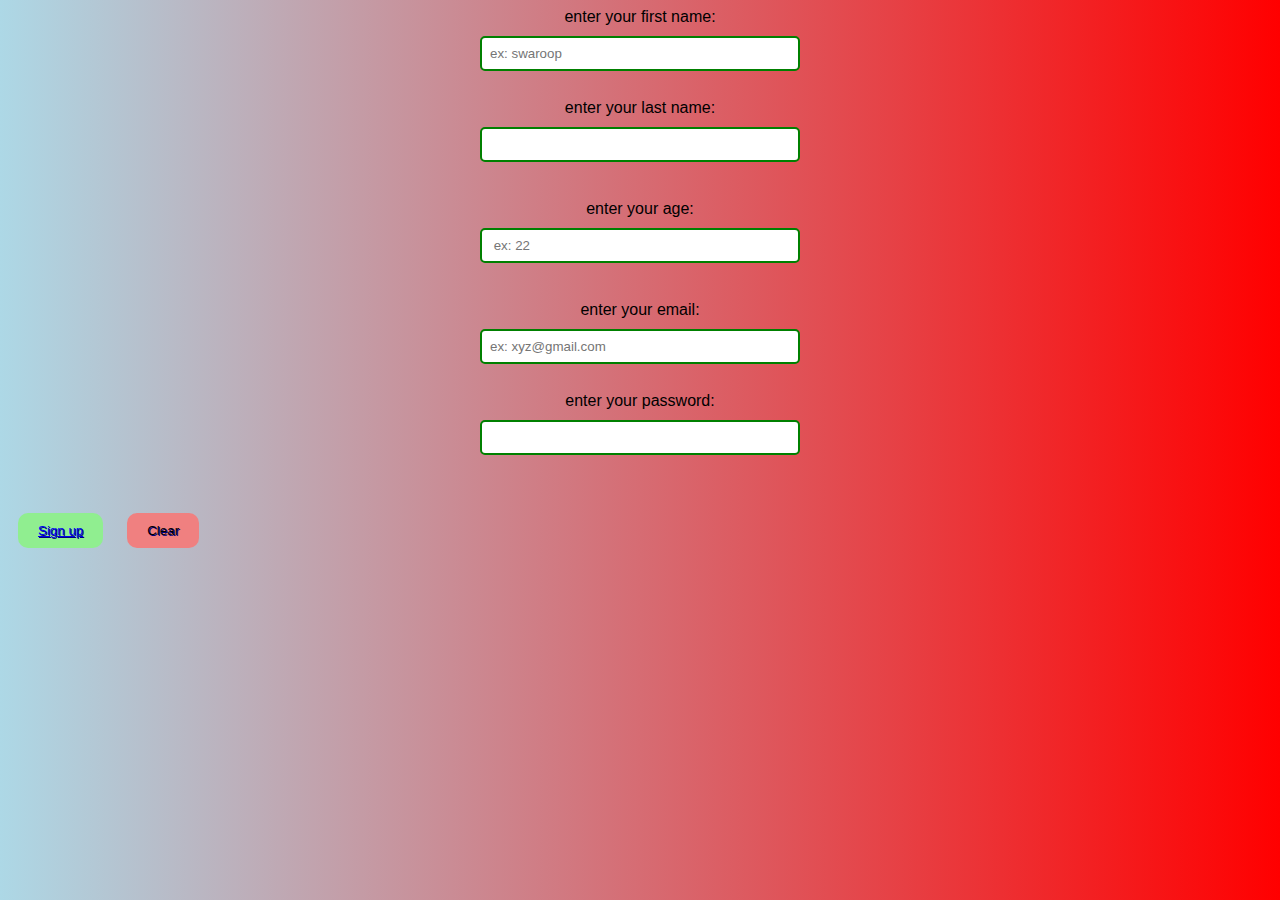
<file: index.html>
<!DOCTYPE html>

<html>
<head>
  <meta http-equiv="CONTENT-TYPE" content="text/html; charset=UTF-8">
  <title>signup page</title>
  <link rel="stylesheet" href="signup.css">
 
  
</head>

<body class = "bg">
  
  <form action="signin.html" method="post">
    
    <div class = "fsls">
    <label for="firstname">enter your first name: </label>
    <input type="text" name="username1" Id="firstname" placeholder="ex: swaroop" required>
    
    <br>
     
    <label for="lastname">enter your last name: </label>
    <input type="text" name="username2" Id="lastname" required>
      </div>
    <br>
    
    <div class = "age"> <label for="age">enter your age: </label>
    <input type="number" name="userage" Id="age" placeholder= " ex: 22" required>
    </div>
    <br>
    
    <div class = "mlps"> <label for="email">enter your email: </label> 
    <input type="email" name="mail" Id="email" placeholder="ex: xyz@gmail.com" required>
    
    <br>
    
    <label for="pass">enter your password: </label>
    <input type="password" name="password" id="pass" required>
    <br>
    </div>
    
    <div class ="but">
    <button class = "sub" type="submit"><a href="signin.html" >Sign up</a></button>
    <button class= "clr" type="reset">Clear</button>
    </div>
  </form>
</body>
</html>
</file>
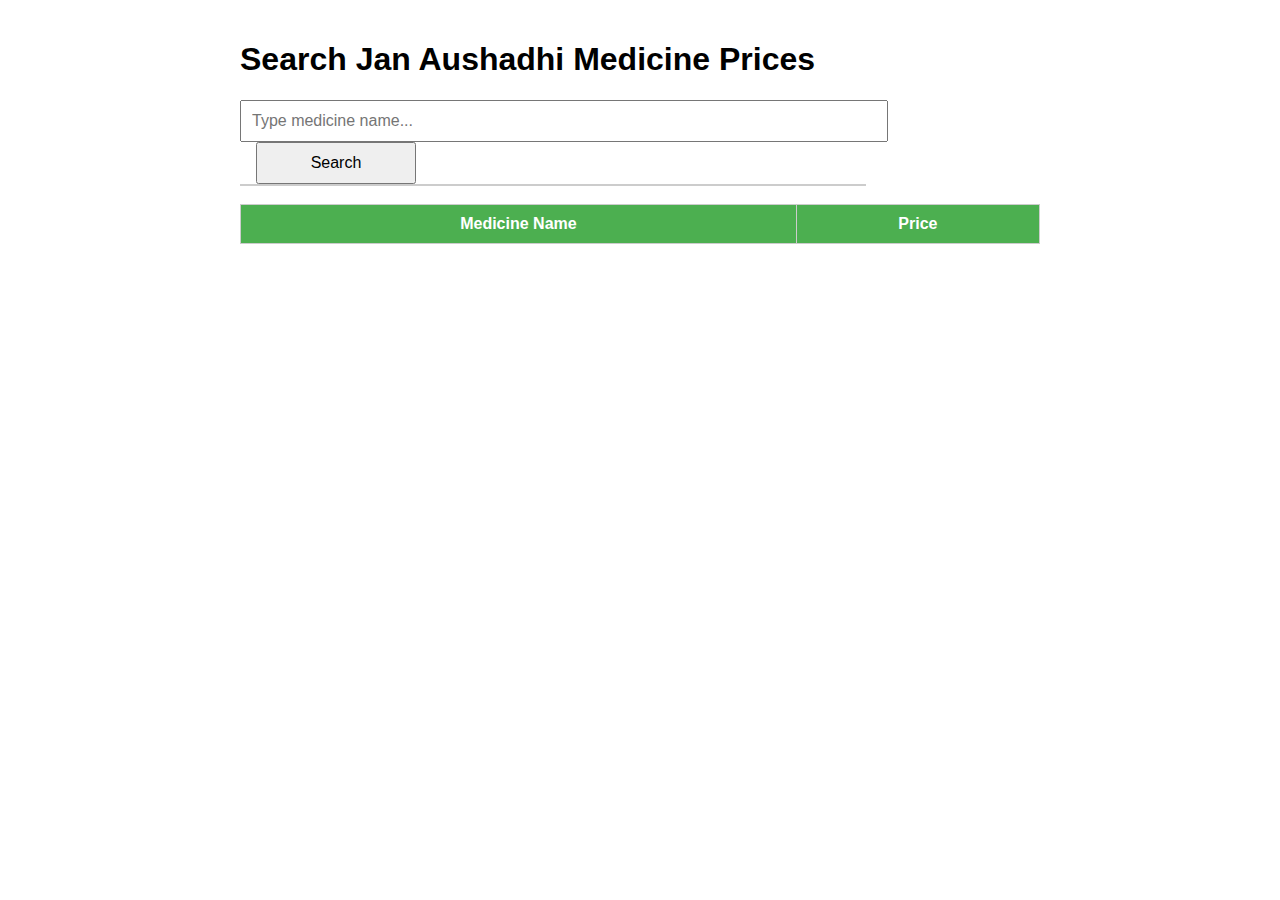
<file: janaushadhi.html>
<!DOCTYPE html>
<html lang="en">
<head>
  <meta charset="UTF-8">
  <title>Jan Aushadhi Medicine Price Search</title>
  <style>
    body {
      font-family: Arial, sans-serif;
      max-width: 800px;
      margin: auto;
      padding: 20px;
    }

    input, button {
      padding: 10px;
      font-size: 16px;
    }

    input {
      width: 78%;
    }

    button {
      width: 20%;
      margin-left: 2%;
    }

    .suggestions {
      position: absolute;
      background-color: #fff;
      border: 1px solid #ccc;
      width: 78%;
      max-height: 150px;
      overflow-y: auto;
      z-index: 100;
    }

    .suggestions div {
      padding: 10px;
      cursor: pointer;
    }

    .suggestions div:hover {
      background-color: #eee;
    }

    table {
      width: 100%;
      border-collapse: collapse;
      margin-top: 20px;
    }

    th, td {
      border: 1px solid #ccc;
      padding: 10px;
    }

    th {
      background-color: #4CAF50;
      color: white;
    }
  </style>
</head>
<body>

<h1>Search Jan Aushadhi Medicine Prices</h1>
<div style="position: relative;">
  <input type="text" id="searchBox" placeholder="Type medicine name...">
  <button id="searchBtn">Search</button>
  <div class="suggestions" id="suggestions"></div>
</div>

<table>
  <thead>
    <tr>
      <th>Medicine Name</th>
      <th>Price</th>
    </tr>
  </thead>
  <tbody id="results"></tbody>
</table>

<script>
  let medicines = [];

  fetch('file.json')
    .then(response => {
      if (!response.ok) throw new Error('Failed to load JSON');
      return response.json();
    })
    .then(data => {
      console.log("Medicines loaded:", data);  // Debug log
      medicines = data;

      const searchBox = document.getElementById('searchBox');
      const searchBtn = document.getElementById('searchBtn');
      const suggestions = document.getElementById('suggestions');
      const resultsTable = document.getElementById('results');

      // Suggestion dropdown
      searchBox.addEventListener('input', () => {
        const query = searchBox.value.toLowerCase();
        suggestions.innerHTML = '';
        if (!query) return;

        const matched = medicines.filter(m => m.name.toLowerCase().includes(query)).slice(0, 10);
        matched.forEach(med => {
          const div = document.createElement('div');
          div.textContent = med.name;
          div.onclick = () => {
            searchBox.value = med.name;
            suggestions.innerHTML = '';
          };
          suggestions.appendChild(div);
        });
      });

      // Search function
      function performSearch() {
        const query = searchBox.value.toLowerCase();
        const filtered = medicines.filter(m => m.name.toLowerCase().includes(query));
        resultsTable.innerHTML = '';

        if (filtered.length === 0) {
          resultsTable.innerHTML = '<tr><td colspan="2">No medicines found.</td></tr>';
          return;
        }

        filtered.forEach(med => {
          const row = document.createElement('tr');
          row.innerHTML = `<td>${med.name}</td><td>${med.price}</td>`;
          resultsTable.appendChild(row);
        });

        suggestions.innerHTML = '';
      }

      searchBtn.addEventListener('click', performSearch);
    })
    .catch(err => {
      console.error('Error loading medicine data:', err);
      document.getElementById('results').innerHTML = '<tr><td colspan="2">Failed to load data.</td></tr>';
    });
</script>

</body>
</html>
</file>
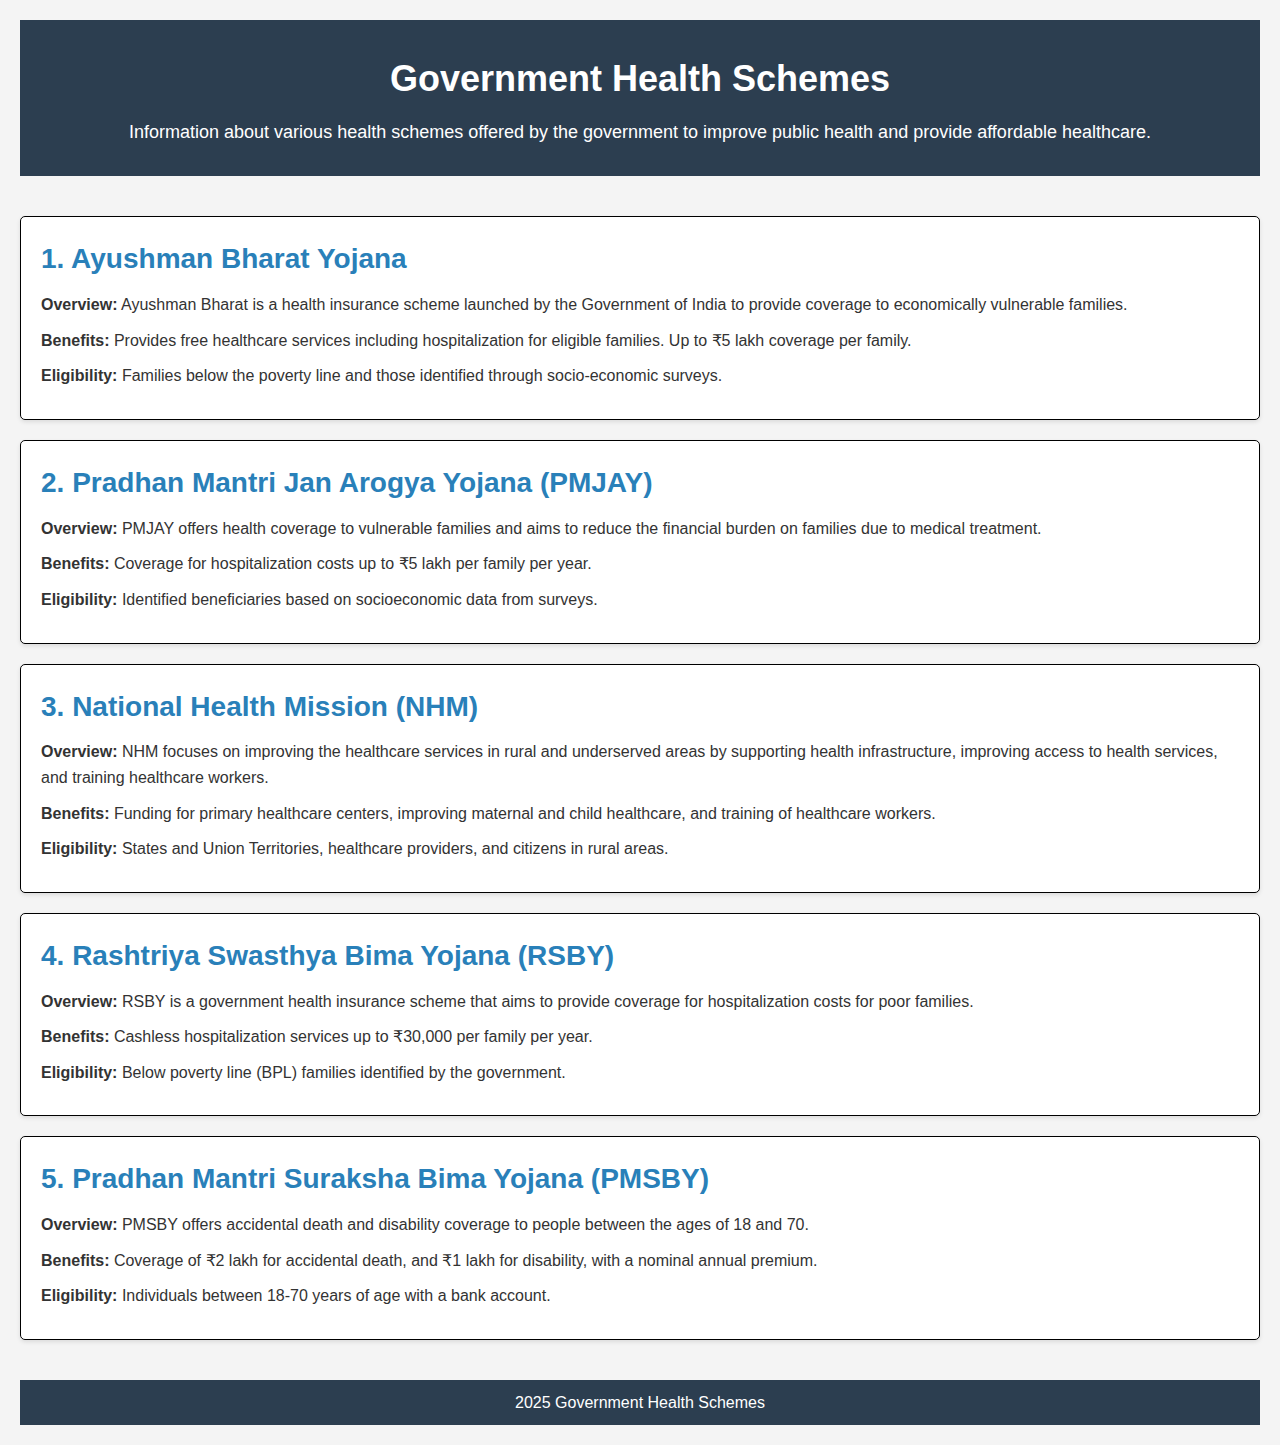
<file: ms_govt_schemes.html>
<!DOCTYPE html>
<html lang="en">
<head>
  <meta charset="UTF-8">
  <meta name="viewport" content="width=device-width, initial-scale=1.0">
  <title>Government Health Schemes</title>
  <link rel="stylesheet" href="govt_scheme.css">
</head>
<body>

  <header>
    <h1>Government Health Schemes</h1>
    <p>Information about various health schemes offered by the government to improve public health and provide affordable healthcare.</p>
  </header>

  <section class="schemes">
    <div class="scheme">
      <h2>1. Ayushman Bharat Yojana</h2>
      <p><strong>Overview:</strong> Ayushman Bharat is a health insurance scheme launched by the Government of India to provide coverage to economically vulnerable families.</p>
      <p><strong>Benefits:</strong> Provides free healthcare services including hospitalization for eligible families. Up to ₹5 lakh coverage per family.</p>
      <p><strong>Eligibility:</strong> Families below the poverty line and those identified through socio-economic surveys.</p>
    </div>

    <div class="scheme">
      <h2>2. Pradhan Mantri Jan Arogya Yojana (PMJAY)</h2>
      <p><strong>Overview:</strong> PMJAY offers health coverage to vulnerable families and aims to reduce the financial burden on families due to medical treatment.</p>
      <p><strong>Benefits:</strong> Coverage for hospitalization costs up to ₹5 lakh per family per year.</p>
      <p><strong>Eligibility:</strong> Identified beneficiaries based on socioeconomic data from surveys.</p>
    </div>

    <div class="scheme">
      <h2>3. National Health Mission (NHM)</h2>
      <p><strong>Overview:</strong> NHM focuses on improving the healthcare services in rural and underserved areas by supporting health infrastructure, improving access to health services, and training healthcare workers.</p>
      <p><strong>Benefits:</strong> Funding for primary healthcare centers, improving maternal and child healthcare, and training of healthcare workers.</p>
      <p><strong>Eligibility:</strong> States and Union Territories, healthcare providers, and citizens in rural areas.</p>
    </div>

    <div class="scheme">
      <h2>4. Rashtriya Swasthya Bima Yojana (RSBY)</h2>
      <p><strong>Overview:</strong> RSBY is a government health insurance scheme that aims to provide coverage for hospitalization costs for poor families.</p>
      <p><strong>Benefits:</strong> Cashless hospitalization services up to ₹30,000 per family per year.</p>
      <p><strong>Eligibility:</strong> Below poverty line (BPL) families identified by the government.</p>
    </div>

    <div class="scheme">
      <h2>5. Pradhan Mantri Suraksha Bima Yojana (PMSBY)</h2>
      <p><strong>Overview:</strong> PMSBY offers accidental death and disability coverage to people between the ages of 18 and 70.</p>
      <p><strong>Benefits:</strong> Coverage of ₹2 lakh for accidental death, and ₹1 lakh for disability, with a nominal annual premium.</p>
      <p><strong>Eligibility:</strong> Individuals between 18-70 years of age with a bank account.</p>
    </div>
  </section>

  <footer>
    <p> 2025 Government Health Schemes</p>
  </footer>

</body>
</html>
</file>
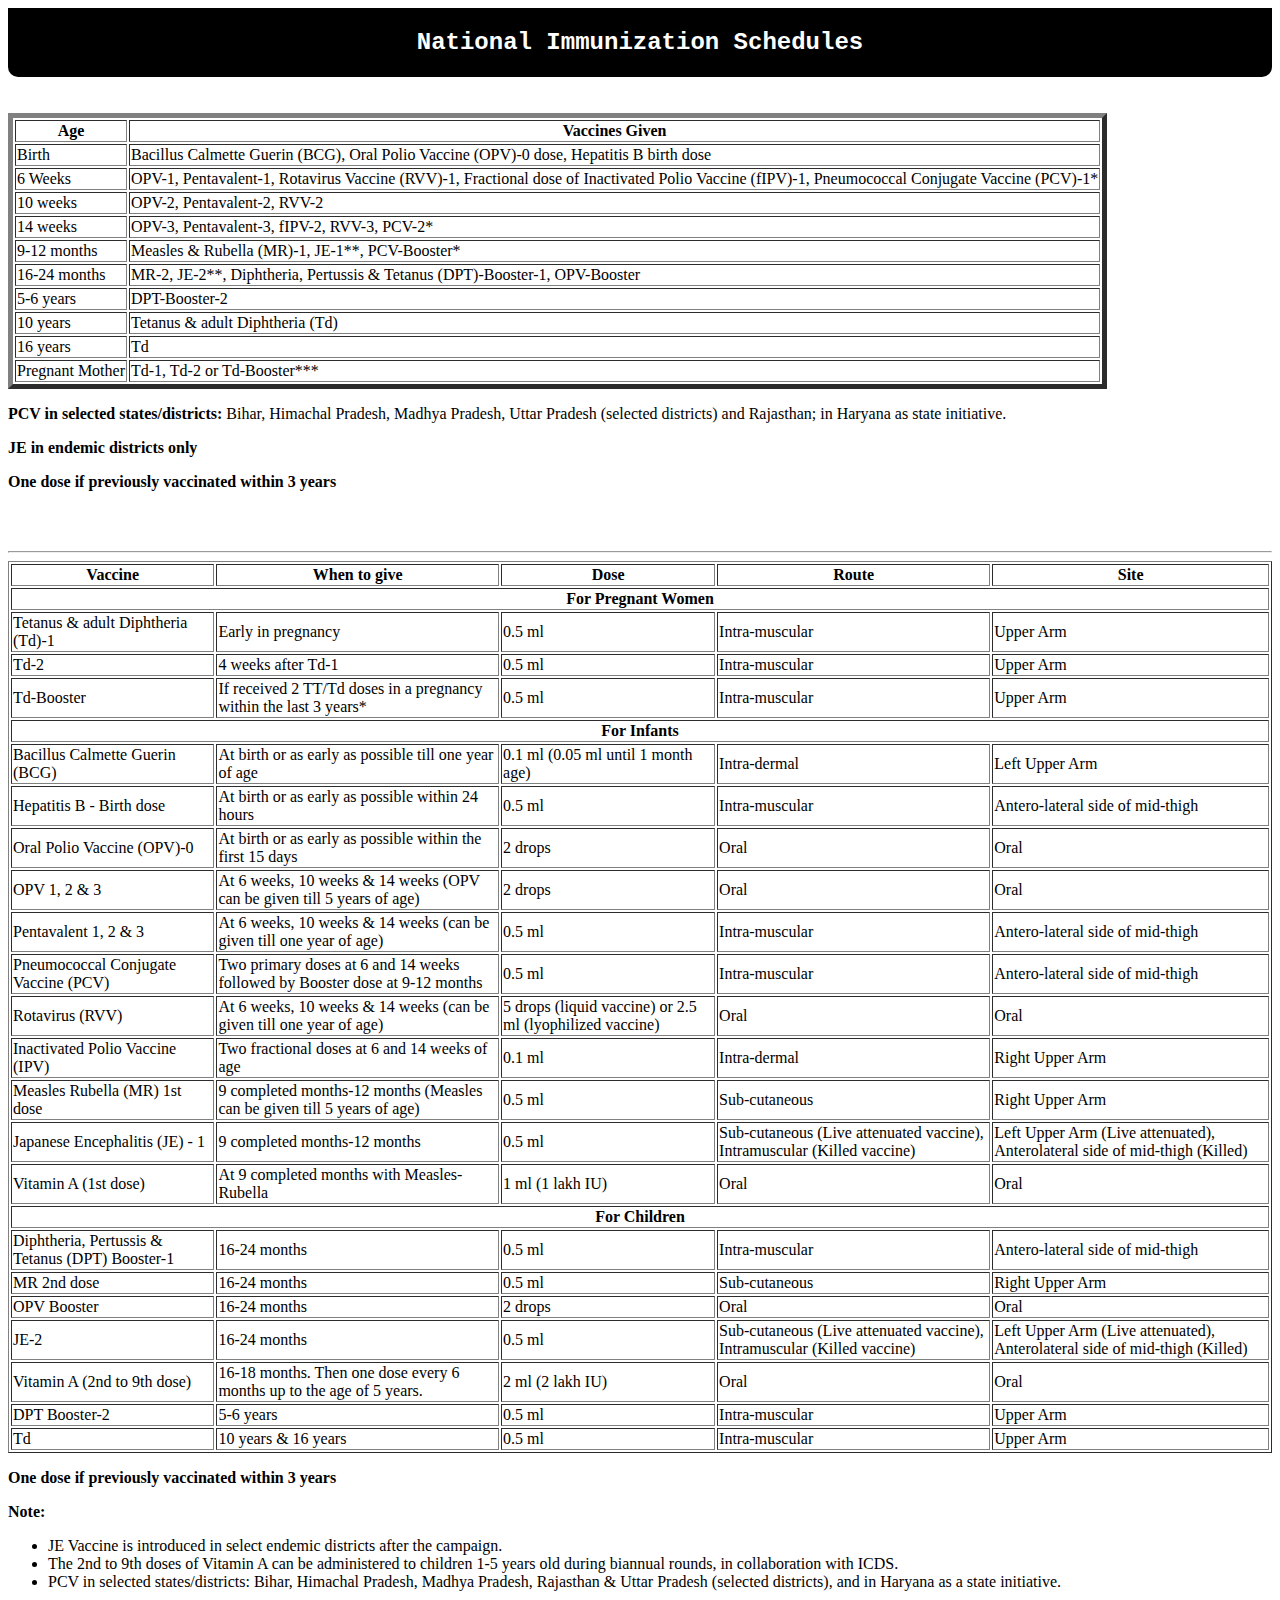
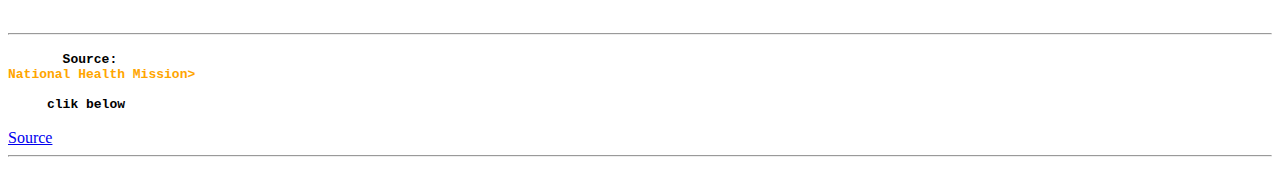
<file: ms_Indian-immunization-Schedules.html>
<!DOCTYPE html>
<html lang="en">
<head>
    <meta charset="UTF-8">
    <meta name="viewport" content="width=device-width, initial-scale=1.0">
    <title>Indian Immunization Schedule</title>
  <link rel= "stylesheet" href="stylesheet.css">
  </head>
<body>

  <div class="center"><h2>National Immunization Schedules<h2></div>
 <br><br>
<table border="5">
  <thead>
    <tr>
      <th>Age</th>
      <th>Vaccines Given</th>
    </tr>
  </thead>
  <tbody>
    <tr>
      <td>Birth</td>
      <td>Bacillus Calmette Guerin (BCG), Oral Polio Vaccine (OPV)-0 dose, Hepatitis B birth dose</td>
    </tr>
    <tr>
      <td>6 Weeks</td>
      <td>OPV-1, Pentavalent-1, Rotavirus Vaccine (RVV)-1, Fractional dose of Inactivated Polio Vaccine (fIPV)-1, Pneumococcal Conjugate Vaccine (PCV)-1*</td>
    </tr>
    <tr>
      <td>10 weeks</td>
      <td>OPV-2, Pentavalent-2, RVV-2</td>
    </tr>
    <tr>
      <td>14 weeks</td>
      <td>OPV-3, Pentavalent-3, fIPV-2, RVV-3, PCV-2*</td>
    </tr>
    <tr>
      <td>9-12 months</td>
      <td>Measles & Rubella (MR)-1, JE-1**, PCV-Booster*</td>
    </tr>
    <tr>
      <td>16-24 months</td>
      <td>MR-2, JE-2**, Diphtheria, Pertussis & Tetanus (DPT)-Booster-1, OPV-Booster</td>
    </tr>
    <tr>
      <td>5-6 years</td>
      <td>DPT-Booster-2</td>
    </tr>
    <tr>
      <td>10 years</td>
      <td>Tetanus & adult Diphtheria (Td)</td>
    </tr>
    <tr>
      <td>16 years</td>
      <td>Td</td>
    </tr>
    <tr>
      <td>Pregnant Mother</td>
      <td>Td-1, Td-2 or Td-Booster***</td>
    </tr>
  </tbody>
</table>

<p><strong> PCV in selected states/districts:</strong> Bihar, Himachal Pradesh, Madhya Pradesh, Uttar Pradesh (selected districts) and Rajasthan; in Haryana as state initiative.</p>

<p><strong> JE in endemic districts only</strong></p>

<p><strong> One dose if previously vaccinated within 3 years</strong></p>

<br><br>
<hr>

 <table border="1">
  <thead>
    <tr>
      <th>Vaccine</th>
      <th>When to give</th>
      <th>Dose</th>
      <th>Route</th>
      <th>Site</th>
    </tr>
  </thead>
  <tbody>
    <tr>
      <th colspan="5">For Pregnant Women</th>
    </tr>
    <tr>
      <td>Tetanus & adult Diphtheria (Td)-1</td>
      <td>Early in pregnancy</td>
      <td>0.5 ml</td>
      <td>Intra-muscular</td>
      <td>Upper Arm</td>
    </tr>
    <tr>
      <td>Td-2</td>
      <td>4 weeks after Td-1</td>
      <td>0.5 ml</td>
      <td>Intra-muscular</td>
      <td>Upper Arm</td>
    </tr>
    <tr>
      <td>Td-Booster</td>
      <td>If received 2 TT/Td doses in a pregnancy within the last 3 years*</td>
      <td>0.5 ml</td>
      <td>Intra-muscular</td>
      <td>Upper Arm</td>
    </tr>
    <tr>
      <th colspan="5">For Infants</th>
    </tr>
    <tr>
      <td>Bacillus Calmette Guerin (BCG)</td>
      <td>At birth or as early as possible till one year of age</td>
      <td>0.1 ml (0.05 ml until 1 month age)</td>
      <td>Intra-dermal</td>
      <td>Left Upper Arm</td>
    </tr>
    <tr>
      <td>Hepatitis B - Birth dose</td>
      <td>At birth or as early as possible within 24 hours</td>
      <td>0.5 ml</td>
      <td>Intra-muscular</td>
      <td>Antero-lateral side of mid-thigh</td>
    </tr>
    <tr>
      <td>Oral Polio Vaccine (OPV)-0</td>
      <td>At birth or as early as possible within the first 15 days</td>
      <td>2 drops</td>
      <td>Oral</td>
      <td>Oral</td>
    </tr>
    <tr>
      <td>OPV 1, 2 & 3</td>
      <td>At 6 weeks, 10 weeks & 14 weeks (OPV can be given till 5 years of age)</td>
      <td>2 drops</td>
      <td>Oral</td>
      <td>Oral</td>
    </tr>
    <tr>
      <td>Pentavalent 1, 2 & 3</td>
      <td>At 6 weeks, 10 weeks & 14 weeks (can be given till one year of age)</td>
      <td>0.5 ml</td>
      <td>Intra-muscular</td>
      <td>Antero-lateral side of mid-thigh</td>
    </tr>
    <tr>
      <td>Pneumococcal Conjugate Vaccine (PCV)</td>
      <td>Two primary doses at 6 and 14 weeks followed by Booster dose at 9-12 months</td>
      <td>0.5 ml</td>
      <td>Intra-muscular</td>
      <td>Antero-lateral side of mid-thigh</td>
    </tr>
    <tr>
      <td>Rotavirus (RVV)</td>
      <td>At 6 weeks, 10 weeks & 14 weeks (can be given till one year of age)</td>
      <td>5 drops (liquid vaccine) or 2.5 ml (lyophilized vaccine)</td>
      <td>Oral</td>
      <td>Oral</td>
    </tr>
    <tr>
      <td>Inactivated Polio Vaccine (IPV)</td>
      <td>Two fractional doses at 6 and 14 weeks of age</td>
      <td>0.1 ml</td>
      <td>Intra-dermal</td>
      <td>Right Upper Arm</td>
    </tr>
    <tr>
      <td>Measles Rubella (MR) 1st dose</td>
      <td>9 completed months-12 months (Measles can be given till 5 years of age)</td>
      <td>0.5 ml</td>
      <td>Sub-cutaneous</td>
      <td>Right Upper Arm</td>
    </tr>
    <tr>
      <td>Japanese Encephalitis (JE) - 1</td>
      <td>9 completed months-12 months</td>
      <td>0.5 ml</td>
      <td>Sub-cutaneous (Live attenuated vaccine), Intramuscular (Killed vaccine)</td>
      <td>Left Upper Arm (Live attenuated), Anterolateral side of mid-thigh (Killed)</td>
    </tr>
    <tr>
      <td>Vitamin A (1st dose)</td>
      <td>At 9 completed months with Measles-Rubella</td>
      <td>1 ml (1 lakh IU)</td>
      <td>Oral</td>
      <td>Oral</td>
    </tr>
    <tr>
      <th colspan="5">For Children</th>
    </tr>
    <tr>
      <td>Diphtheria, Pertussis & Tetanus (DPT) Booster-1</td>
      <td>16-24 months</td>
      <td>0.5 ml</td>
      <td>Intra-muscular</td>
      <td>Antero-lateral side of mid-thigh</td>
    </tr>
    <tr>
      <td>MR 2nd dose</td>
      <td>16-24 months</td>
      <td>0.5 ml</td>
      <td>Sub-cutaneous</td>
      <td>Right Upper Arm</td>
    </tr>
    <tr>
      <td>OPV Booster</td>
      <td>16-24 months</td>
      <td>2 drops</td>
      <td>Oral</td>
      <td>Oral</td>
    </tr>
    <tr>
      <td>JE-2</td>
      <td>16-24 months</td>
      <td>0.5 ml</td>
      <td>Sub-cutaneous (Live attenuated vaccine), Intramuscular (Killed vaccine)</td>
      <td>Left Upper Arm (Live attenuated), Anterolateral side of mid-thigh (Killed)</td>
    </tr>
    <tr>
      <td>Vitamin A (2nd to 9th dose)</td>
      <td>16-18 months. Then one dose every 6 months up to the age of 5 years.</td>
      <td>2 ml (2 lakh IU)</td>
      <td>Oral</td>
      <td>Oral</td>
    </tr>
    <tr>
      <td>DPT Booster-2</td>
      <td>5-6 years</td>
      <td>0.5 ml</td>
      <td>Intra-muscular</td>
      <td>Upper Arm</td>
    </tr>
    <tr>
      <td>Td</td>
      <td>10 years & 16 years</td>
      <td>0.5 ml</td>
      <td>Intra-muscular</td>
      <td>Upper Arm</td>
    </tr>
  </tbody>
</table>

<p><strong>One dose if previously vaccinated within 3 years</strong></p>

<p><strong>Note:</strong></p>
<ul>
  <li>JE Vaccine is introduced in select endemic districts after the campaign.</li>
  <li>The 2nd to 9th doses of Vitamin A can be administered to children 1-5 years old during biannual rounds, in collaboration with ICDS.</li>
  <li>PCV in selected states/districts: Bihar, Himachal Pradesh, Madhya Pradesh, Rajasthan & Uttar Pradesh (selected districts), and in Haryana as a state initiative.</li>
</ul>


<br><hr>
<pre><h4>       Source: 
<div style= "color:orange;">National Health Mission> </div>
     clik below <h4></pre>
<a href="https://nhm.gov.in">Source</a>
<hr><br>
</html>
</body>
</file>
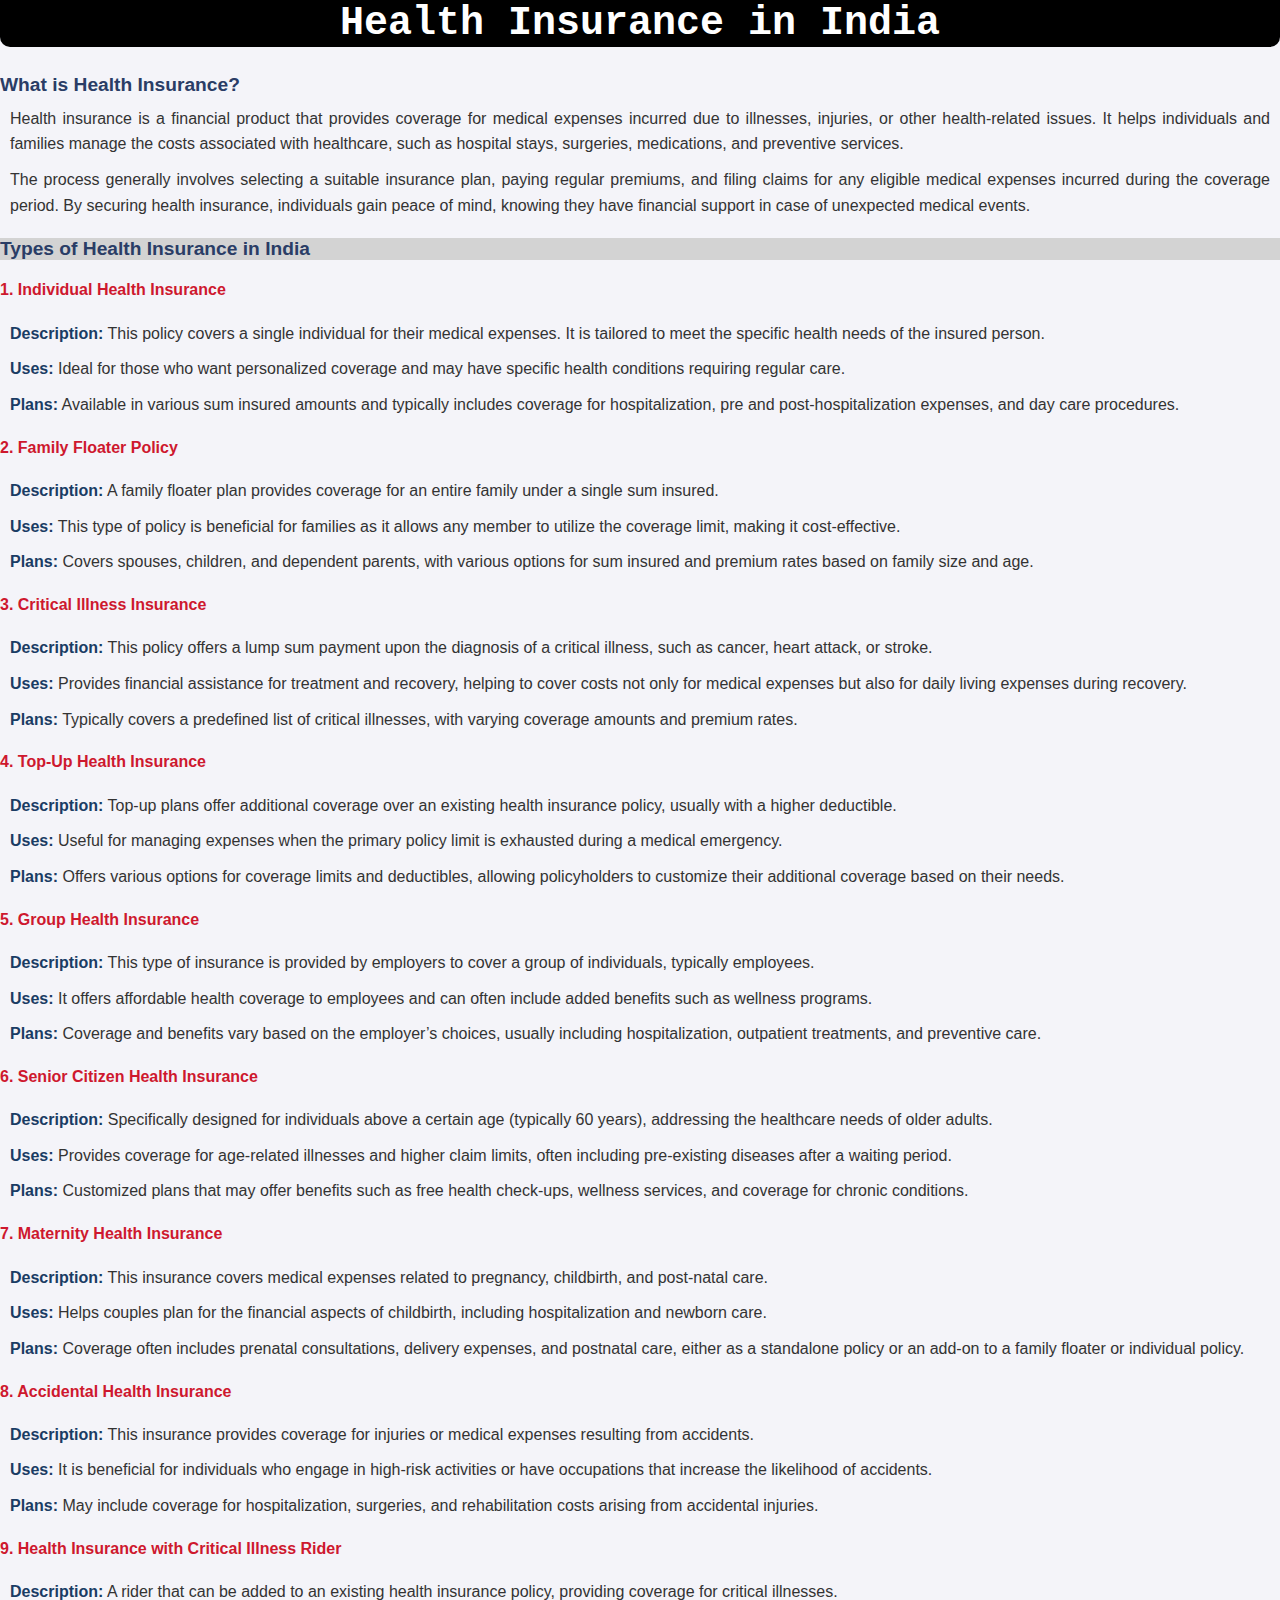
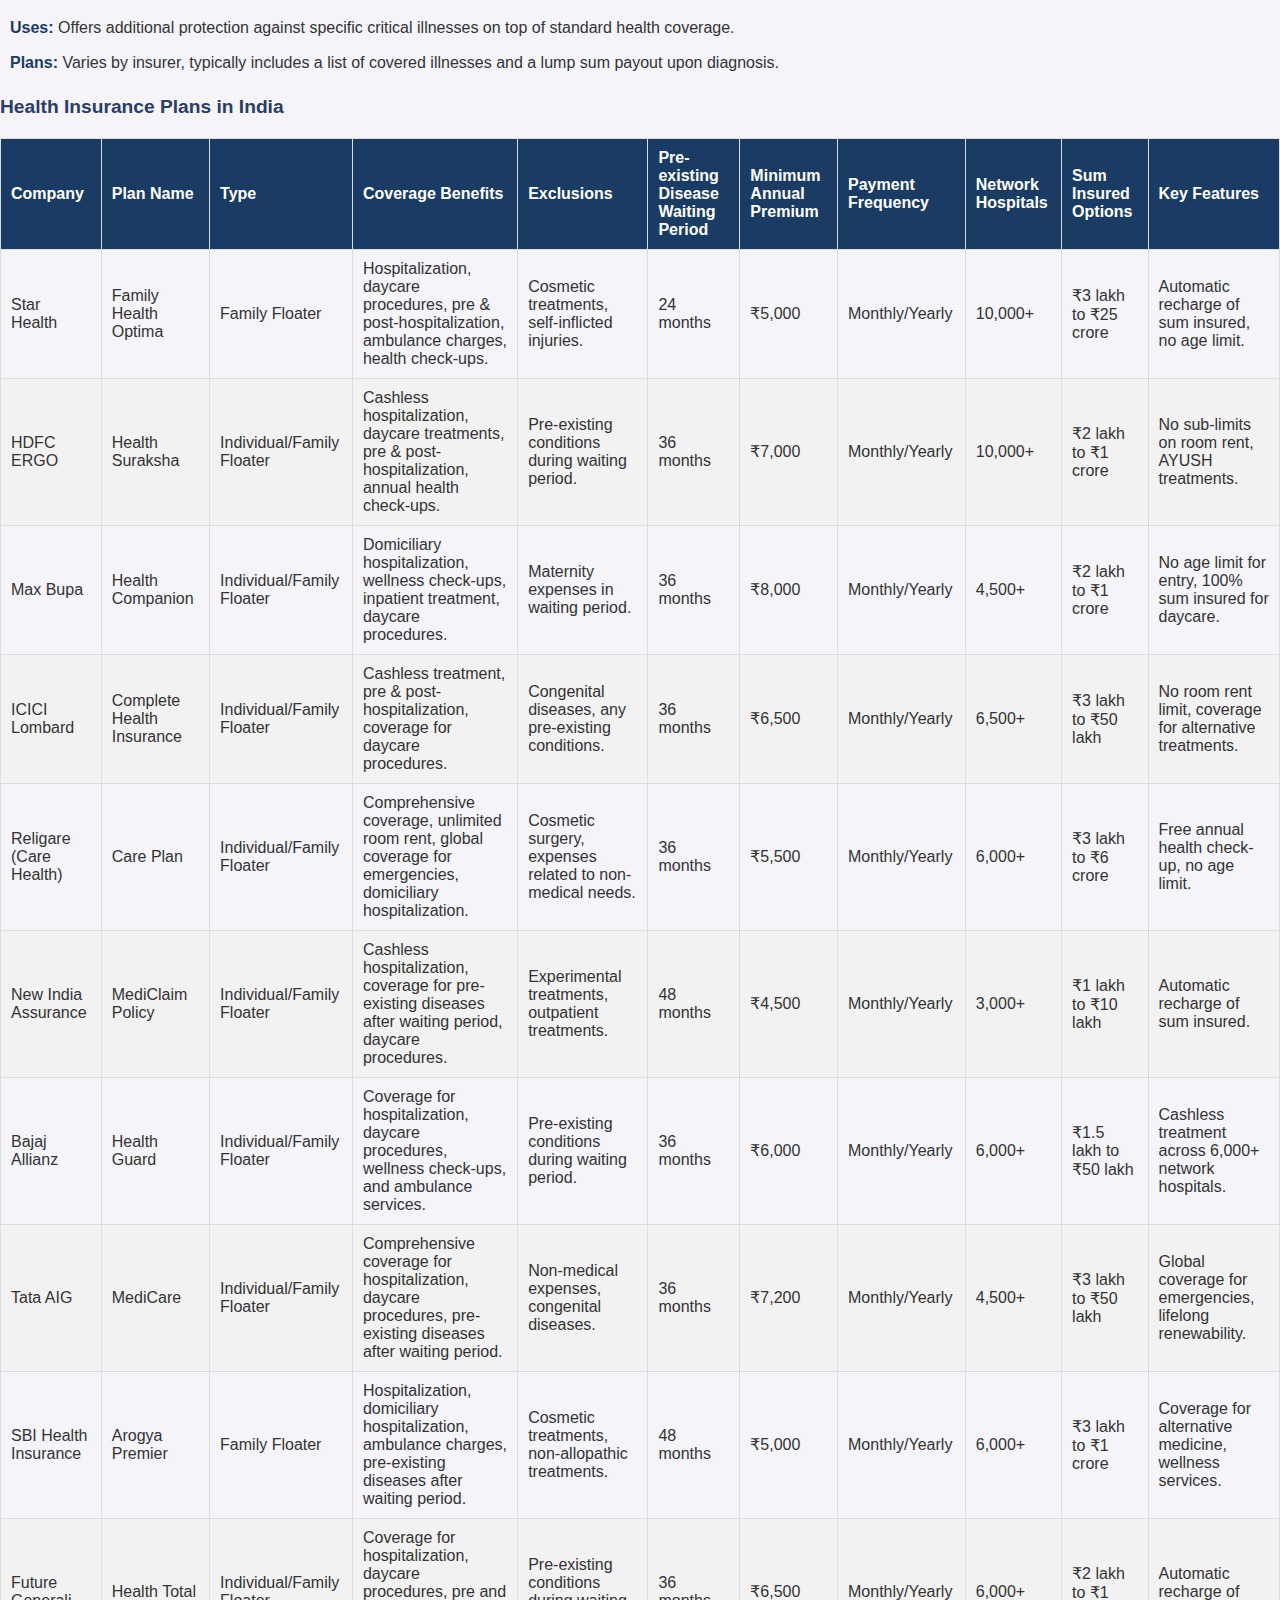
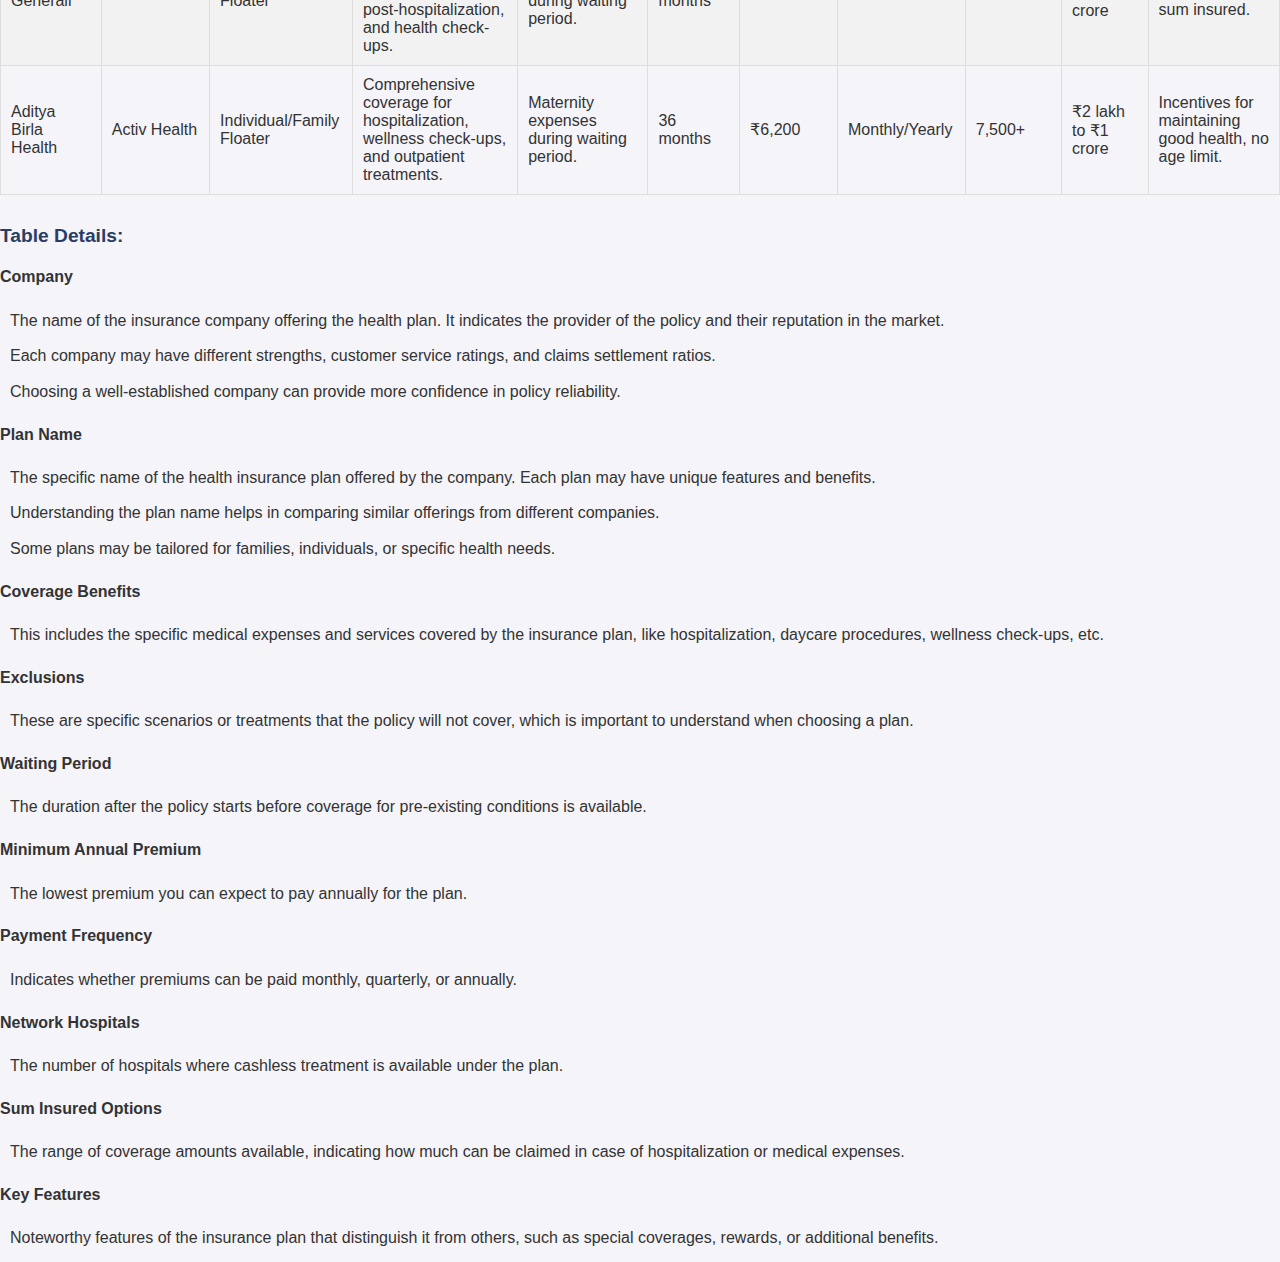
<file: ms_Insurence plans & benifits.html>
<!DOCTYPE html>
<html lang="en">
<head>
    <meta charset="UTF-8">
    <meta name="viewport" content="width=device-width, initial-scale=1.0">
    <title>Health Insurance in India</title>
    
    <link rel = "stylesheet" href = "insurance style.css"> 
    <link rel = "stylesheet" href = "stylesheet.css">   
</head>
<body>

    <h1 class="center">Health Insurance in India</h1>

    <h3>What is Health Insurance?</h3>
    <p>
        Health insurance is a financial product that provides coverage for medical expenses incurred due to illnesses, injuries, or other health-related issues. It helps individuals and families manage the costs associated with healthcare, such as hospital stays, surgeries, medications, and preventive services. 
    </p>
    <p>
        The process generally involves selecting a suitable insurance plan, paying regular premiums, and filing claims for any eligible medical expenses incurred during the coverage period. By securing health insurance, individuals gain peace of mind, knowing they have financial support in case of unexpected medical events.
    </p>

    <h3 style = background-color:lightgrey; >Types of Health Insurance in India</h3>
    
    <h4 class="hig">1. Individual Health Insurance</h4>
    <p><strong>Description:</strong> This policy covers a single individual for their medical expenses. It is tailored to meet the specific health needs of the insured person.</p>
    <p><strong>Uses:</strong> Ideal for those who want personalized coverage and may have specific health conditions requiring regular care.</p>
    <p><strong>Plans:</strong> Available in various sum insured amounts and typically includes coverage for hospitalization, pre and post-hospitalization expenses, and day care procedures.</p>

    <h4 class="hig">2. Family Floater Policy</h4>
    <p><strong>Description:</strong> A family floater plan provides coverage for an entire family under a single sum insured.</p>
    <p><strong>Uses:</strong> This type of policy is beneficial for families as it allows any member to utilize the coverage limit, making it cost-effective.</p>
    <p><strong>Plans:</strong> Covers spouses, children, and dependent parents, with various options for sum insured and premium rates based on family size and age.</p>

    <h4 class="hig">3. Critical Illness Insurance</h4>
    <p><strong>Description:</strong> This policy offers a lump sum payment upon the diagnosis of a critical illness, such as cancer, heart attack, or stroke.</p>
    <p><strong>Uses:</strong> Provides financial assistance for treatment and recovery, helping to cover costs not only for medical expenses but also for daily living expenses during recovery.</p>
    <p><strong>Plans:</strong> Typically covers a predefined list of critical illnesses, with varying coverage amounts and premium rates.</p>

    <h4 class="hig">4. Top-Up Health Insurance</h4>
    <p><strong>Description:</strong> Top-up plans offer additional coverage over an existing health insurance policy, usually with a higher deductible.</p>
    <p><strong>Uses:</strong> Useful for managing expenses when the primary policy limit is exhausted during a medical emergency.</p>
    <p><strong>Plans:</strong> Offers various options for coverage limits and deductibles, allowing policyholders to customize their additional coverage based on their needs.</p>

    <h4 class="hig">5. Group Health Insurance</h4>
    <p><strong>Description:</strong> This type of insurance is provided by employers to cover a group of individuals, typically employees.</p>
    <p><strong>Uses:</strong> It offers affordable health coverage to employees and can often include added benefits such as wellness programs.</p>
    <p><strong>Plans:</strong> Coverage and benefits vary based on the employer’s choices, usually including hospitalization, outpatient treatments, and preventive care.</p>

    <h4 class="hig">6. Senior Citizen Health Insurance</h4>
    <p><strong>Description:</strong> Specifically designed for individuals above a certain age (typically 60 years), addressing the healthcare needs of older adults.</p>
    <p><strong>Uses:</strong> Provides coverage for age-related illnesses and higher claim limits, often including pre-existing diseases after a waiting period.</p>
    <p><strong>Plans:</strong> Customized plans that may offer benefits such as free health check-ups, wellness services, and coverage for chronic conditions.</p>

    <h4 class="hig">7. Maternity Health Insurance</h4>
    <p><strong>Description:</strong> This insurance covers medical expenses related to pregnancy, childbirth, and post-natal care.</p>
    <p><strong>Uses:</strong> Helps couples plan for the financial aspects of childbirth, including hospitalization and newborn care.</p>
    <p><strong>Plans:</strong> Coverage often includes prenatal consultations, delivery expenses, and postnatal care, either as a standalone policy or an add-on to a family floater or individual policy.</p>

    <h4 class="hig">8. Accidental Health Insurance</h4>
    <p><strong>Description:</strong> This insurance provides coverage for injuries or medical expenses resulting from accidents.</p>
    <p><strong>Uses:</strong> It is beneficial for individuals who engage in high-risk activities or have occupations that increase the likelihood of accidents.</p>
    <p><strong>Plans:</strong> May include coverage for hospitalization, surgeries, and rehabilitation costs arising from accidental injuries.</p>

    <h4 class="hig">9. Health Insurance with Critical Illness Rider</h4>
    <p><strong>Description:</strong> A rider that can be added to an existing health insurance policy, providing coverage for critical illnesses.</p>
    <p><strong>Uses:</strong> Offers additional protection against specific critical illnesses on top of standard health coverage.</p>
    <p><strong>Plans:</strong> Varies by insurer, typically includes a list of covered illnesses and a lump sum payout upon diagnosis.</p>

    
    
    
    <h3>Health Insurance Plans in India</h3>
    
    <table border="1" cellpadding="10" cellspacing="0" width="100%">
        <thead>
            <tr>
                <th>Company</th>
                <th>Plan Name</th>
                <th>Type</th>
                <th>Coverage Benefits</th>
                <th>Exclusions</th>
                <th>Pre-existing Disease Waiting Period</th>
                <th>Minimum Annual Premium</th>
                <th>Payment Frequency</th>
                <th>Network Hospitals</th>
                <th>Sum Insured Options</th>
                <th>Key Features</th>
            </tr>
        </thead>
        <tbody>
            <tr>
                <td>Star Health</td>
                <td>Family Health Optima</td>
                <td>Family Floater</td>
                <td>Hospitalization, daycare procedures, pre & post-hospitalization, ambulance charges, health check-ups.</td>
                <td>Cosmetic treatments, self-inflicted injuries.</td>
                <td>24 months</td>
                <td>₹5,000</td>
                <td>Monthly/Yearly</td>
                <td>10,000+</td>
                <td>₹3 lakh to ₹25 crore</td>
                <td>Automatic recharge of sum insured, no age limit.</td>
            </tr>
            <tr>
                <td>HDFC ERGO</td>
                <td>Health Suraksha</td>
                <td>Individual/Family Floater</td>
                <td>Cashless hospitalization, daycare treatments, pre & post-hospitalization, annual health check-ups.</td>
                <td>Pre-existing conditions during waiting period.</td>
                <td>36 months</td>
                <td>₹7,000</td>
                <td>Monthly/Yearly</td>
                <td>10,000+</td>
                <td>₹2 lakh to ₹1 crore</td>
                <td>No sub-limits on room rent, AYUSH treatments.</td>
            </tr>
            <tr>
                <td>Max Bupa</td>
                <td>Health Companion</td>
                <td>Individual/Family Floater</td>
                <td>Domiciliary hospitalization, wellness check-ups, inpatient treatment, daycare procedures.</td>
                <td>Maternity expenses in waiting period.</td>
                <td>36 months</td>
                <td>₹8,000</td>
                <td>Monthly/Yearly</td>
                <td>4,500+</td>
                <td>₹2 lakh to ₹1 crore</td>
                <td>No age limit for entry, 100% sum insured for daycare.</td>
            </tr>
            <tr>
                <td>ICICI Lombard</td>
                <td>Complete Health Insurance</td>
                <td>Individual/Family Floater</td>
                <td>Cashless treatment, pre & post-hospitalization, coverage for daycare procedures.</td>
                <td>Congenital diseases, any pre-existing conditions.</td>
                <td>36 months</td>
                <td>₹6,500</td>
                <td>Monthly/Yearly</td>
                <td>6,500+</td>
                <td>₹3 lakh to ₹50 lakh</td>
                <td>No room rent limit, coverage for alternative treatments.</td>
            </tr>
            <tr>
                <td>Religare (Care Health)</td>
                <td>Care Plan</td>
                <td>Individual/Family Floater</td>
                <td>Comprehensive coverage, unlimited room rent, global coverage for emergencies, domiciliary hospitalization.</td>
                <td>Cosmetic surgery, expenses related to non-medical needs.</td>
                <td>36 months</td>
                <td>₹5,500</td>
                <td>Monthly/Yearly</td>
                <td>6,000+</td>
                <td>₹3 lakh to ₹6 crore</td>
                <td>Free annual health check-up, no age limit.</td>
            </tr>
            <tr>
                <td>New India Assurance</td>
                <td>MediClaim Policy</td>
                <td>Individual/Family Floater</td>
                <td>Cashless hospitalization, coverage for pre-existing diseases after waiting period, daycare procedures.</td>
                <td>Experimental treatments, outpatient treatments.</td>
                <td>48 months</td>
                <td>₹4,500</td>
                <td>Monthly/Yearly</td>
                <td>3,000+</td>
                <td>₹1 lakh to ₹10 lakh</td>
                <td>Automatic recharge of sum insured.</td>
            </tr>
            <tr>
                <td>Bajaj Allianz</td>
                <td>Health Guard</td>
                <td>Individual/Family Floater</td>
                <td>Coverage for hospitalization, daycare procedures, wellness check-ups, and ambulance services.</td>
                <td>Pre-existing conditions during waiting period.</td>
                <td>36 months</td>
                <td>₹6,000</td>
                <td>Monthly/Yearly</td>
                <td>6,000+</td>
                <td>₹1.5 lakh to ₹50 lakh</td>
                <td>Cashless treatment across 6,000+ network hospitals.</td>
            </tr>
            <tr>
                <td>Tata AIG</td>
                <td>MediCare</td>
                <td>Individual/Family Floater</td>
                <td>Comprehensive coverage for hospitalization, daycare procedures, pre-existing diseases after waiting period.</td>
                <td>Non-medical expenses, congenital diseases.</td>
                <td>36 months</td>
                <td>₹7,200</td>
                <td>Monthly/Yearly</td>
                <td>4,500+</td>
                <td>₹3 lakh to ₹50 lakh</td>
                <td>Global coverage for emergencies, lifelong renewability.</td>
            </tr>
            <tr>
                <td>SBI Health Insurance</td>
                <td>Arogya Premier</td>
                <td>Family Floater</td>
                <td>Hospitalization, domiciliary hospitalization, ambulance charges, pre-existing diseases after waiting period.</td>
                <td>Cosmetic treatments, non-allopathic treatments.</td>
                <td>48 months</td>
                <td>₹5,000</td>
                <td>Monthly/Yearly</td>
                <td>6,000+</td>
                <td>₹3 lakh to ₹1 crore</td>
                <td>Coverage for alternative medicine, wellness services.</td>
            </tr>
            <tr>
                <td>Future Generali</td>
                <td>Health Total</td>
                <td>Individual/Family Floater</td>
                <td>Coverage for hospitalization, daycare procedures, pre and post-hospitalization, and health check-ups.</td>
                <td>Pre-existing conditions during waiting period.</td>
                <td>36 months</td>
                <td>₹6,500</td>
                <td>Monthly/Yearly</td>
                <td>6,000+</td>
                <td>₹2 lakh to ₹1 crore</td>
                <td>Automatic recharge of sum insured.</td>
            </tr>
            <tr>
                <td>Aditya Birla Health</td>
                <td>Activ Health</td>
                <td>Individual/Family Floater</td>
                <td>Comprehensive coverage for hospitalization, wellness check-ups, and outpatient treatments.</td>
                <td>Maternity expenses during waiting period.</td>
                <td>36 months</td>
                <td>₹6,200</td>
                <td>Monthly/Yearly</td>
                <td>7,500+</td>
                <td>₹2 lakh to ₹1 crore</td>
                <td>Incentives for maintaining good health, no age limit.</td>
            </tr>
        </tbody>
    </table>

    <h3>Table Details:</h3>
    <h4>Company</h4>
    <p>The name of the insurance company offering the health plan. It indicates the provider of the policy and their reputation in the market.</p>
    <p>Each company may have different strengths, customer service ratings, and claims settlement ratios.</p>
    <p>Choosing a well-established company can provide more confidence in policy reliability.</p>

    <h4>Plan Name</h4>
    <p>The specific name of the health insurance plan offered by the company. Each plan may have unique features and benefits.</p>
    <p>Understanding the plan name helps in comparing similar offerings from different companies.</p>
    <p>Some plans may be tailored for families, individuals, or specific health needs.</p>

   
   

    <h4>Coverage Benefits</h4>
    <p>This includes the specific medical expenses and services covered by the insurance plan, like hospitalization, daycare procedures, wellness check-ups, etc.</p>

    <h4>Exclusions</h4>
    <p>These are specific scenarios or treatments that the policy will not cover, which is important to understand when choosing a plan.</p>

    <h4>Waiting Period</h4>
    <p>The duration after the policy starts before coverage for pre-existing conditions is available.</p>

    <h4>Minimum Annual Premium</h4>
    <p>The lowest premium you can expect to pay annually for the plan.</p>

    <h4>Payment Frequency</h4>
    <p>Indicates whether premiums can be paid monthly, quarterly, or annually.</p>

    <h4>Network Hospitals</h4>
    <p>The number of hospitals where cashless treatment is available under the plan.</p>

    <h4>Sum Insured Options</h4>
    <p>The range of coverage amounts available, indicating how much can be claimed in case of hospitalization or medical expenses.</p>

    <h4>Key Features</h4>
    <p>Noteworthy features of the insurance plan that distinguish it from others, such as special coverages, rewards, or additional benefits.</p>

    </body>
</html>
</file>
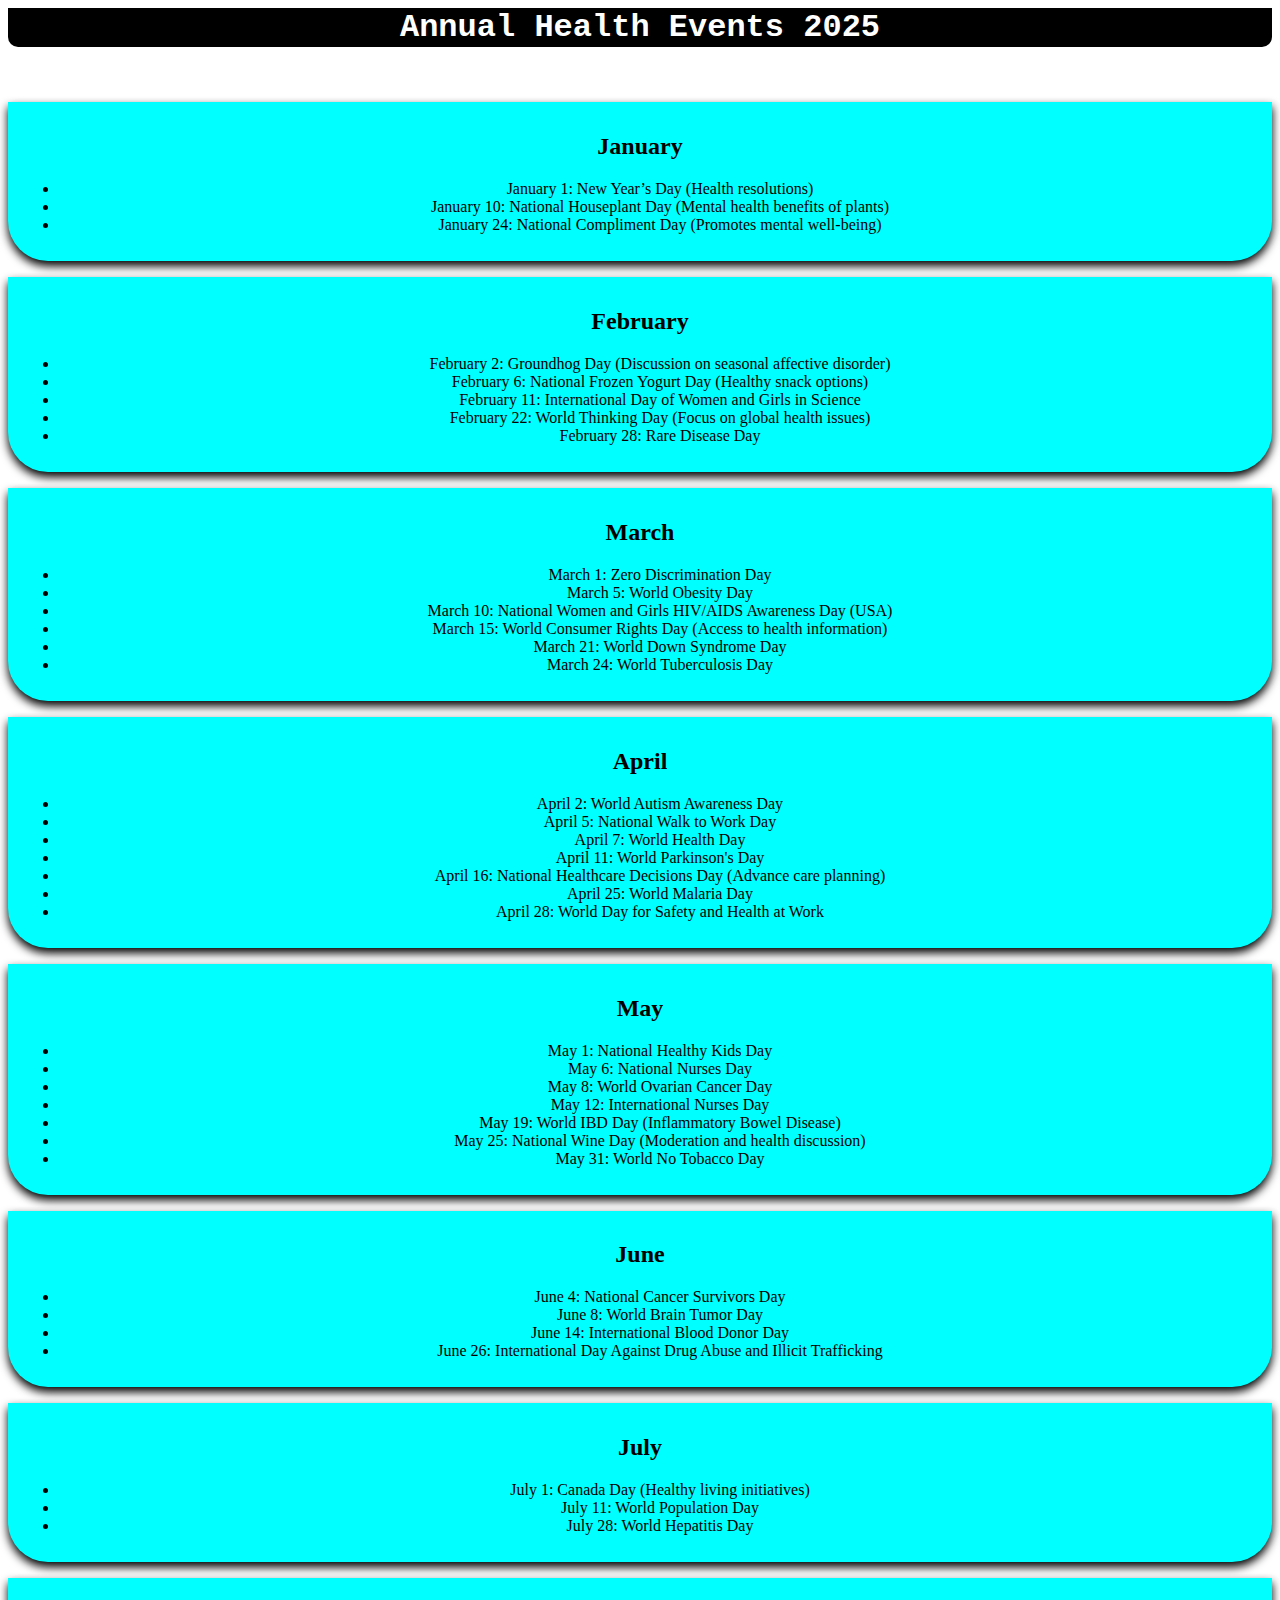
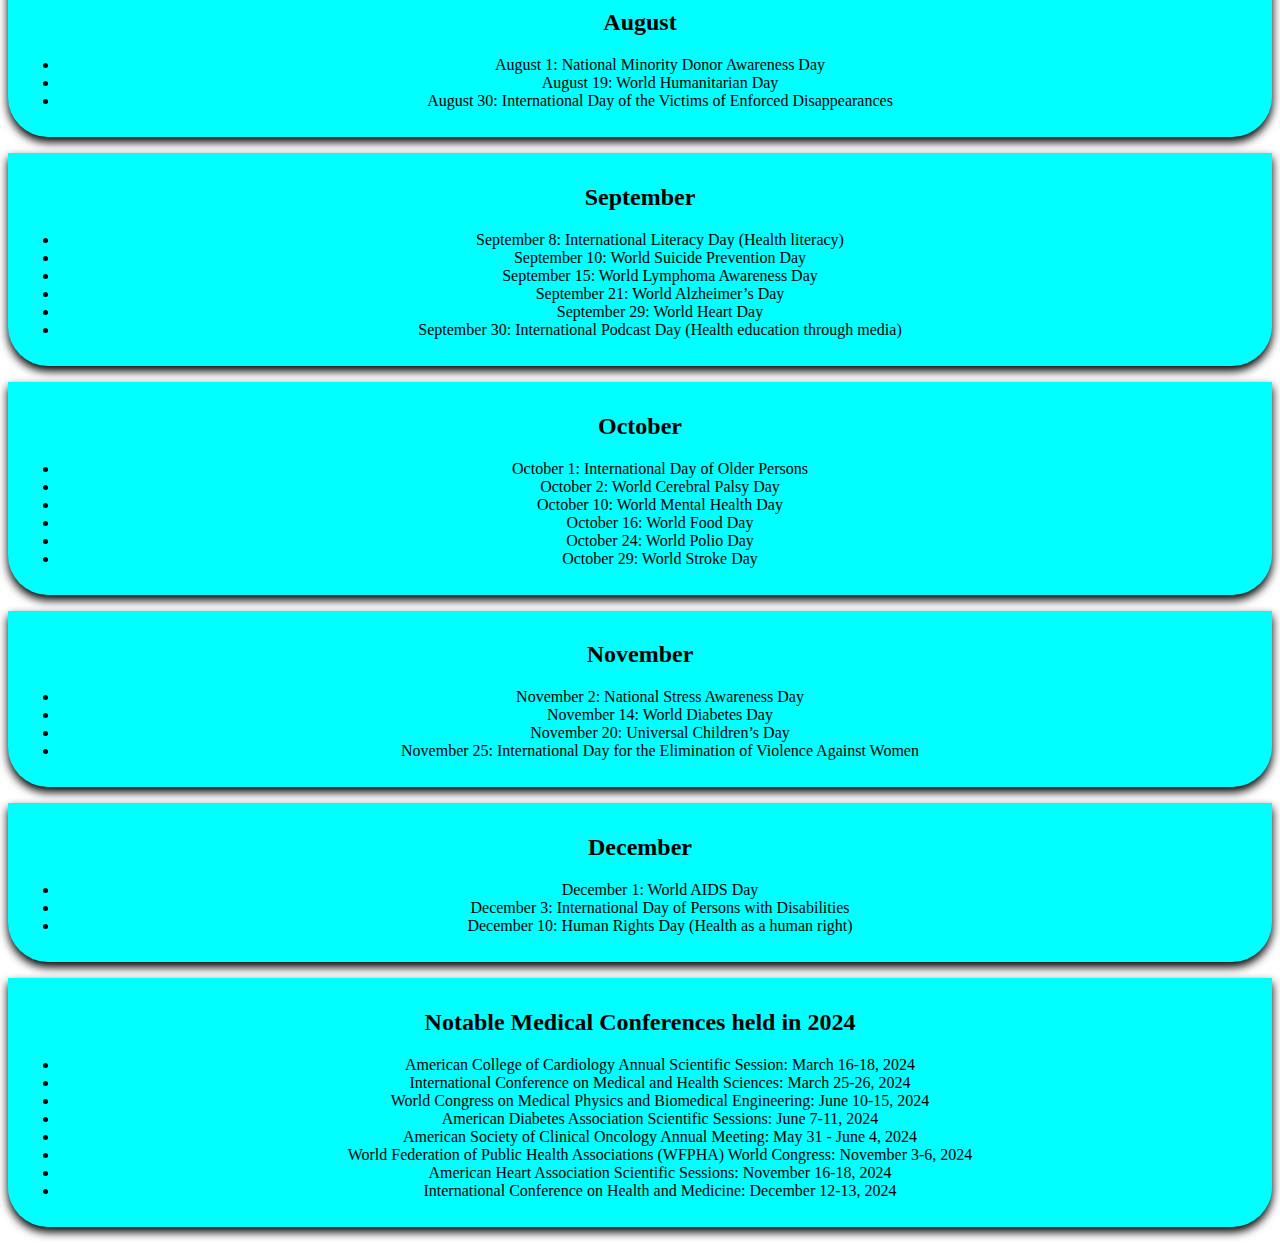
<file: ms_Medical-Calender.html>
<!DOCTYPE html>
<html lang="en">
<head>
    <meta charset="UTF-8">
    <meta name="viewport" content="width=device-width, initial-scale=1.0">
    <title>Medical Calendar Events 2025</title>
    <link rel = "stylesheet" href="ms_medical_calender.css">    
    <link rel="stylesheet" href="stylesheet.css">
</head>
<body>

    <h1 class="center">Annual Health Events 2025
</h1>
<br>
    <div class = "mc">  <h2>January</h2>
    <ul>
        <li>January 1: New Year’s Day (Health resolutions)</li>
        <li>January 10: National Houseplant Day (Mental health benefits of plants)</li>
        <li>January 24: National Compliment Day (Promotes mental well-being)</li>
    </ul></div>

<div class = "mc"><h2>February</h2>
    <ul>
        <li>February 2: Groundhog Day (Discussion on seasonal affective disorder)</li>
        <li>February 6: National Frozen Yogurt Day (Healthy snack options)</li>
        <li>February 11: International Day of Women and Girls in Science</li>
        <li>February 22: World Thinking Day (Focus on global health issues)</li>
        <li>February 28: Rare Disease Day</li>
    </ul></div>

<div class = "mc"><h2>March</h2>
    <ul>
        <li>March 1: Zero Discrimination Day</li>
        <li>March 5: World Obesity Day</li>
        <li>March 10: National Women and Girls HIV/AIDS Awareness Day (USA)</li>
        <li>March 15: World Consumer Rights Day (Access to health information)</li>
        <li>March 21: World Down Syndrome Day</li>
        <li>March 24: World Tuberculosis Day</li>
    </ul></div>

<div class = "mc"><h2>April</h2>
    <ul>
        <li>April 2: World Autism Awareness Day</li>
        <li>April 5: National Walk to Work Day</li>
        <li>April 7: World Health Day</li>
        <li>April 11: World Parkinson's Day</li>
        <li>April 16: National Healthcare Decisions Day (Advance care planning)</li>
        <li>April 25: World Malaria Day</li>
        <li>April 28: World Day for Safety and Health at Work</li>
    </ul></div>

<div class = "mc"><h2>May</h2>
    <ul>
        <li>May 1: National Healthy Kids Day</li>
        <li>May 6: National Nurses Day</li>
        <li>May 8: World Ovarian Cancer Day</li>
        <li>May 12: International Nurses Day</li>
        <li>May 19: World IBD Day (Inflammatory Bowel Disease)</li>
        <li>May 25: National Wine Day (Moderation and health discussion)</li>
        <li>May 31: World No Tobacco Day</li>
    </ul></div>

<div class = "mc"><h2>June</h2>
    <ul>
        <li>June 4: National Cancer Survivors Day</li>
        <li>June 8: World Brain Tumor Day</li>
        <li>June 14: International Blood Donor Day</li>
        <li>June 26: International Day Against Drug Abuse and Illicit Trafficking</li>
    </ul></div>

<div class = "mc"><h2>July</h2>
    <ul>
        <li>July 1: Canada Day (Healthy living initiatives)</li>
        <li>July 11: World Population Day</li>
        <li>July 28: World Hepatitis Day</li>
    </ul></div>

<div class = "mc"><h2>August</h2>
    <ul>
        <li>August 1: National Minority Donor Awareness Day</li>
        <li>August 19: World Humanitarian Day</li>
        <li>August 30: International Day of the Victims of Enforced Disappearances</li>
    </ul></div>

<div class = "mc"><h2>September</h2>
    <ul>
        <li>September 8: International Literacy Day (Health literacy)</li>
        <li>September 10: World Suicide Prevention Day</li>
        <li>September 15: World Lymphoma Awareness Day</li>
        <li>September 21: World Alzheimer’s Day</li>
        <li>September 29: World Heart Day</li>
        <li>September 30: International Podcast Day (Health education through media)</li>
    </ul></div>

<div class = "mc"><h2>October</h2>
    <ul>
        <li>October 1: International Day of Older Persons</li>
        <li>October 2: World Cerebral Palsy Day</li>
        <li>October 10: World Mental Health Day</li>
        <li>October 16: World Food Day</li>
        <li>October 24: World Polio Day</li>
        <li>October 29: World Stroke Day</li>
    </ul></div>

<div class = "mc"><h2>November</h2>
    <ul>
        <li>November 2: National Stress Awareness Day</li>
        <li>November 14: World Diabetes Day</li>
        <li>November 20: Universal Children’s Day</li>
        <li>November 25: International Day for the Elimination of Violence Against Women</li>
    </ul></div>

<div class = "mc"><h2>December</h2>
    <ul>
        <li>December 1: World AIDS Day</li>
        <li>December 3: International Day of Persons with Disabilities</li>
        <li>December 10: Human Rights Day (Health as a human right)</li>
    </ul></div>

<div class = "mc"><h2>Notable Medical Conferences held in 2024</h2>
    <ul>
        <li>American College of Cardiology Annual Scientific Session: March 16-18, 2024</li>
        <li>International Conference on Medical and Health Sciences: March 25-26, 2024</li>
        <li>World Congress on Medical Physics and Biomedical Engineering: June 10-15, 2024</li>
        <li>American Diabetes Association Scientific Sessions: June 7-11, 2024</li>
        <li>American Society of Clinical Oncology Annual Meeting: May 31 - June 4, 2024</li>
        <li>World Federation of Public Health Associations (WFPHA) World Congress: November 3-6, 2024</li>
        <li>American Heart Association Scientific Sessions: November 16-18, 2024</li>
        <li>International Conference on Health and Medicine: December 12-13, 2024</li>
    </ul></div>

</body>
</html>
</file>
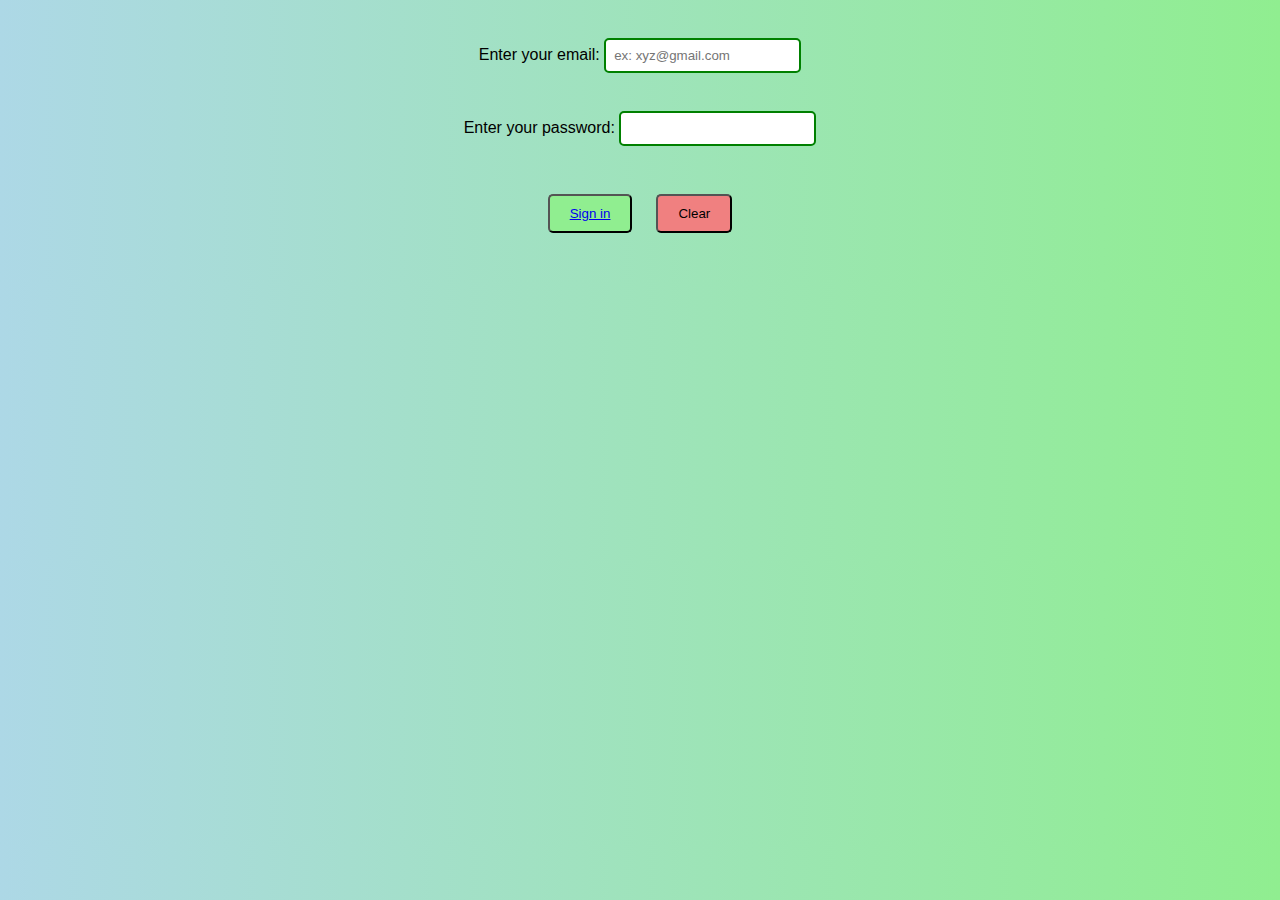
<file: signin.html>
<!DOCTYPE html>
<html>
<head>
  <meta http-equiv="CONTENT-TYPE" content="text/html; charset=UTF-8">
  <title>Sign-in Page</title>
  <link rel="stylesheet" href="signin.css">
</head>

<body class="bg">
  
  <form action="ms_Home.html" method="post">
    <div class="fsls">
      <label for="email">Enter your email: </label>
      <input type="email" name="email" id="email" placeholder="ex: xyz@gmail.com" required>
    </div>
    <br>
    
    <div class="fsls">
      <label for="pass">Enter your password: </label>
      <input type="password" name="password" id="pass" required>
    </div>
    <br>
    
    <div class="but">
      <button class="sub" type="submit"><a href="ms_Home.html">Sign in</a></button>
      <button class="clr" type="reset">Clear</button>
    </div>
  </form>
</body>
</html>
</file>
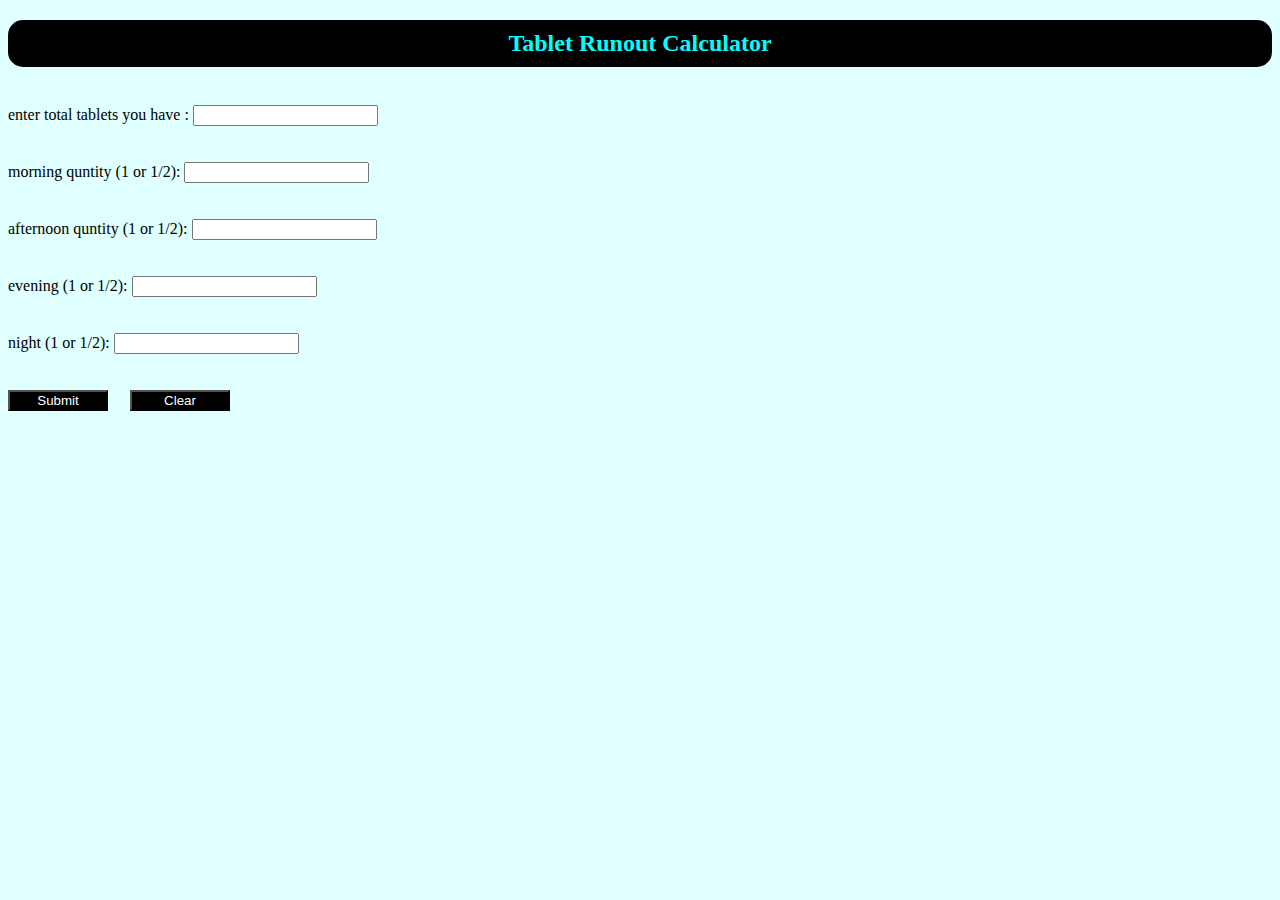
<file: tablet runout .html>
<!DOCTYPE html>
<html lang="en">
<head>
  <meta charset="UTF-8">
  <meta name="viewport" content="width=device-width, initial-scale=1.0">
  <title>Tablet runout Calculator </title>
  <link rel="stylesheet" href="stylesheet2.css">
</head>
<body class="bmiback">
  <h2 class="bmihead">Tablet Runout Calculator</h2>
  <br>
  
  <label for="total">enter total tablets you have : </label>
  <input id="total" type="number"><br/><br/>
  <br>

  <label for="morning">morning quntity (1 or 1/2): </label>
  <input id="morning" type="number"><br/><br/>
  <br>
  <label for="afternoon">afternoon quntity (1 or 1/2): </label>
  <input id="afternoon" type="number"><br/><br/>
  <br>
  <label for="evening">evening (1 or 1/2): </label>
  <input id="evening" type="number"><br/><br/>
  <br>
  <label for="night">night (1 or 1/2): </label>
  <input id="night" type="number"><br/><br/>
  <br>
  
  
  <button class= "butcol" onclick="Calculatedays()">Submit</button>
  <button class="butcol" onclick="reloadPage()">Clear</button><br/><br/>

  <h4 id="heading"></h4>
  <p id="output"></p>
  <p id="message"></p>

  <script src="tabletrunout.js"></script>
</body>
</html>
</file>
<file: signup.css>
.sub {
  padding: 10px 20px; /* 10px top/bottom, 20px left/right */
  margin: 10px;
  background-color: lightgreen;
  border-radius: 10px;
  font-family: sans-serif;
  text-shadow: 1px 1px navy;
  align-items: center;
}


 .clr {
  padding: 10px 20px; /* 10px top/bottom, 20px left/right */
  margin: 10px;
  background-color: lightcoral;
   border-radius: 10px;
   font-family: sans serif;
   font-family: sans-serif;
  text-shadow: 1px 1px navy;
  align-items: center;
}

.fsls {
  margin-bottom: 20px;
  font-family: Arial, sans-serif;
  text-align: center;
}

.age {
  margin-bottom: 20px;
  font-family: Arial, sans-serif;
  text-align: center;
}

.mlps {
  margin-bottom: 20px;
  font-family: Arial, sans-serif;
  text-align: center;
}


.bg {
  background: linear-gradient(to right, lightblue, red);
}

input {
  border: 2px solid green;  /* Green border */
  border-radius: 5px;
  padding: 8px;
  font-family: Arial, sans-serif; /* Added consistent font for inputs */
  width: 100%; /* Make inputs responsive */
  max-width: 300px; /* Limit input width */
  margin: 10px auto; /* Center inputs */
  display: block; /* Ensure inputs are block elements */
}

button {
  padding: 10px 20px;
  margin: 10px;
  border: none;
  border-radius: 10px;
  font-family: sans-serif;
  cursor: pointer;
  transition: background-color 0.3s ease, transform 0.2s ease;
}

button:hover {
  background-color: lightgray;
  transform: scale(1.05); /* Slight zoom effect on hover */
}
</file>
<file: govt_scheme.css>
* {
  margin: 0;
  padding: 0;
  box-sizing: border-box;
}

body {
  font-family: Arial, sans-serif;
  background-color: #f4f4f4;
  color: #333;
  line-height: 1.6;
  padding: 20px;
}

header {
  text-align: center;
  background-color: #2c3e50;
  color: #fff;
  padding: 30px 0;
}

header h1 {
  font-size: 36px;
  margin-bottom: 10px;
}

header p {
  font-size: 18px;
}

.schemes {
  margin-top: 40px;
}

.scheme {
  background-color: #fff;
  justify-content: justify;
  border: 1px solid #ddd;
  margin-bottom: 20px;
  padding: 20px;
  border-radius: 5px;
  box-shadow: 0 2px 4px rgba(0, 0, 0, 0.1);
  border-color: black;
}

.scheme h2 {
  color: #2980b9;
  font-size: 28px;
  margin-bottom: 10px;
}

.scheme p {
  font-size: 16px;
  margin-bottom: 10px;
}

.scheme strong {
  font-weight: bold;
}


footer {
  text-align: center;
  background-color: #2c3e50;
  color: #fff;
  padding: 10px 0;
  margin-top: 40px;
}
</file>
<file: stylesheet.css>
.bgi{
  background-image: url("/storage/emulated/0/WEB_DEV/web-front-end/project_images/5e67bd8ca9bf0a8fe2f9427adf23be66_w200.gif");
  background-size: cover;
  width:350px;
  height:500px;
}

.center {
  color: white;
  text-align: center;
  font-family: monaco, monospace;
  background: black;
  margin-top: 0;
  border-top: 0;
  padding-top: 1px;
  padding-bottom: 1px;
  border-radius: 0px 0px 10px 10px;
}

.tp1{
   border-collapse: collapse;
   padding-bottom: : 0px;
   border-bottom: : 0px;
   margin-bottom: : 0px;
}

.tp2{
   border-collapse: collapse;
   padding-top: 0px;
   border-top: 0px;
   margin-top: 0px;
   color: aqua;
}

.dropdown {
  position: relative;
  display: inline-block;
  margin: 20px;
  font-family: serif;
}

.button {
  display: block;
  cursor: pointer;
  background-color: black;
  color: white;
  padding: 10px 20px;
  border-radius: 8px;
  font-size: 20px;
  font-weight: bold;
  text-align: center;
}

.dropcontent {
  display: none;
  position: absolute;
  background-color: white;
  min-width: 250px;
  box-shadow: 0px 8px 16px rgba(0, 0, 0, 0.2);
  padding: 10px 0;
  z-index: 1;
  border-radius: 0 0 10px 10px;
}


.subdropdown {
  position: relative;
}

.submenubut {
  display: block;
  cursor: pointer;
  padding: 10px 20px;
  background-color: lightgray;
  font-weight: bold;
}

.subcontent {
  display: none;
  position: absolute;
  top: 0;
  left: 100%;
  background-color: white;
  min-width: 220px;
  padding: 10px 0;
  z-index: 2;
  border-radius: 0 10px 10px 0;
  box-shadow: 4px 4px 12px rgba(0, 0, 0, 0.2);
}

.subcontent {
    margin-left: 20px;
  }

.subdropdown:hover .subcontent {
  display: block;
}

.dropcontent a,
.subcontent a {
  color: black;
  text-decoration: none;
  display: block;
  padding: 10px 20px;
  font-family: serif;
}

.dropcontent a:hover,
.subcontent a:hover {
  background-color: #f0f0f0;
  color: red;
}

/* Optional: Responsive tweaks */
@media screen and (max-width: 600px) {
  .dropcontent, .subcontent {
    position: static;
    box-shadow: none;
  }
  
.dropdown:hover .dropcontent {
  display: block;
}
  
.abc {
  color: yellow;
  text-justify: justify;
}
  
.mail {
  background-color: blanchedalmond;
  padding: 5px 10px;
  display: inline-block;
  margin-top: 10px;
  border-radius: 6px;
  font-family: sans-serif;
}

  /* -+-+-+-+-+-+-+-+---+-+-+-+-+-+-+-*/  
  
#ft {
  background-color: grey;
  padding: 10px;
  font-family: sans-serif;
  text-align: center;
}

/* firstaids.html  */
 /* Firstaid container */
.firstaid {
  display: flex; /* Use flexbox for layout */
  flex-wrap: wrap; /* Allow items to wrap for responsiveness */
  justify-content: center; /* Center the links horizontally */
  gap: 15px; /* Add spacing between items */
  max-width: 1200px; /* Limit the width for larger screens */
  margin: 20px auto; /* Center the container and add spacing */
  padding: 10px; /* Add padding around the container */
  background-color: #f9f9f9; /* Optional background color */
  border-radius: 10px; /* Rounded corners for the container */
  box-shadow: 0 4px 8px rgba(0, 0, 0, 0.1); /* Subtle shadow for better visibility */
}

/* Firstaid links */
.firstaid a {
  font-family: serif; /* Use serif font for a clean look */
  color: black; /* Text color */
  font-weight: bold; /* Bold text */
  text-decoration: none; /* Remove underline */
  background-color: burlywood; /* Background color for links */
  display: block; /* Ensure block display for proper alignment */
  width: 150px; /* Fixed width for links */
  text-align: center; /* Center the text */
  line-height: 1.5; /* Adjust line height for readability */
  border-radius: 8px; /* Rounded corners for links */
  box-shadow: 2px 2px 6px rgba(0, 0, 0, 0.3); /* Add shadow for better visibility */
  transition: all 0.3s ease; /* Smooth transition for hover effects */
  word-wrap: break-word; /* Handle long words */
  overflow-wrap: break-word; /* Handle overflow */
  white-space: normal; /* Allow text to wrap */
  padding: 10px; /* Add padding inside links */
  margin: 0; /* Remove extra margin */
  border: 1px solid black; /* Add border for better visibility */
}

/* Hover effect for links */
.firstaid a:hover {
  background-color: lightgrey; /* Change background color on hover */
  color: white; /* Change text color on hover */
  transform: scale(1.05); /* Slight zoom effect on hover */
  box-shadow: 4px 4px 8px rgba(0, 0, 0, 0.4); /* Enhance shadow on hover */
}

/* Responsive adjustments */
@media screen and (max-width: 768px) {
  .firstaid {
    gap: 10px; /* Reduce spacing between items */
    padding: 5px; /* Reduce padding for smaller screens */
  }

  .firstaid a {
    width: 120px; /* Reduce width for smaller screens */
    font-size: 14px; /* Reduce font size */
  }
}

@media screen and (max-width: 480px) {
  .firstaid a {
    width: 100%; /* Make links full-width on very small screens */
    font-size: 12px; /* Further reduce font size */
  }
}

.logo {
  width:50px;
  height:50px;
}  

.cnt img {
  width: 1px;
  height: 1px;
}



.c{
  background-color: blue;
}


  

.page1{
  background-color: 
}



/* new cmd */
  
.cmd a {
  font-family: serif;
  color:black;
  font-weight: bold;
  box-shadow: black;
  text-decoration: none;
  background-color: burlywood;
  width:120px;
  height:auto;
  text-align: center;
  line-height: normal;
  border-radius: 8px;
  box-shadow: 2px,2px,6px rgba(0,0,0,0.3);
  transition: all 0.3s ease;
  word-wrap: break-word;
overflow-wrap: break-word;
white-space: normal;
  padding:10px;
  margin: 0px;
  border: 0px;
}
  
.cmd {
  display: block;
}
  
.cmct {
  text-align: center;
  text-decoration: underline;
}  
  
 .Qh {
   background-color: darkgray;
   display: block;
   width: 200px;
   height: auto;
 }

 {
  "window.zoomLevel": "1"
}
</file>
<file: insurance style.css>
/* General Styles */
body {
    font-family: Arial, sans-serif;
    margin: 0;
    padding: 0;
    background-color: #f4f4f9;
    color: #333;
}

h1, h2, h3 {
    color: #1d1d1d;
    font-weight: bold;
}

h1 {
    font-size: 2.5rem;
    margin-top: 20px;
    text-align: center;
}

h2 {
    font-size: 2rem;
    margin-top: 30px;
}

h3 {
    font-size: 1.5rem;
    margin-top: 20px;
}

p {
    line-height: 1.6;
    font-size: 1rem;
    margin-bottom: 10px;
    padding-left: 10px;
    padding-right: 10px;
}

/* Header Section */
h1 {
    text-align: center;
    color: #2a3d66;
}

/* Paragraph Spacing */
p {
    margin-top: 10px;
    font-size: 1rem;
    text-align: justify;
}

/* Table Styles (Unchanged) */
table {
    width: 100%;
    border-collapse: collapse;
    margin-top: 20px;
}

th, td {
    text-align: left;
    padding: 10px;
}

th {
    background-color: #1a3c64;
    color: white;
}

tr:nth-child(even) {
    background-color: #f2f2f2;
}

/* Section Titles */
h3 {
    color: #2a3d66;
    font-size: 1.2rem;
    margin-bottom: 10px;
}

h3 + p {
    margin-top: 0;
}

/* Additional Style for Tables */
table, th, td {
    border: 1px solid #ddd;
}

table {
    margin-bottom: 30px;
}

/* Text Emphasis */
strong {
    color: #1a3c64;
}

.hig{
    color: #ce182e;
    font-weight: bold;
}
</file>
<file: ms_medical_calender.css>
.mc{
  text-align: center;
  display: block;
  background-color: aqua;
  padding: 11px;
  margin:16px auto;
  border-radius: 0px 0px 40px 40px;
  box-shadow:
  5px 0 10px rgba(0, 0, 0, 0.02),   
  5px 0 10px rgba(0, 0, 0, 0.02),   
  0 5px 10px rgba(0, 0, 0, 1000),   
  0 5px 10px rgba(0, 0, 0, 0.02);
}
</file>
<file: signin.css>
.bg {
  background: linear-gradient(to right, lightblue, lightgreen);
  padding: 30px;
}

.fsls {
  margin-bottom: 20px;
  font-family: Arial, sans-serif;
  text-align: center;
}

input {
  border: 2px solid green;
  border-radius: 5px;
  padding: 8px;
}

.but {
  text-align: center;
}

.sub, .clr {
  padding: 10px 20px;
  margin: 10px;
  border-radius: 5px;
  font-family: sans-serif;
}

.sub {
  background-color: lightgreen;
}

.clr {
  background-color: lightcoral;
}
</file>
<file: stylesheet2.css>
.bgi2{
  background-color: aquamarine;
  background-size: contain;
  width:100%;
  height:auto;
  min-height: 100vh;
  
}


.main-content {
  font-family: 'Segoe UI', Tahoma, Geneva, Verdana, sans-serif;
  font-size: 15px;
  line-height: 1.6;
  color: white;
  padding: 20px;
  background-color: black;
  border-radius: 10px;
  margin: 20px auto;
  max-width: 800px;
  box-shadow: 0 4px 12px rgba(0, 0, 0, 0.1);
}

@media (max-width: 768px) {
  .main-content {
    padding: 15px;
    font-size: 14px;
    max-width: 90%;
}

.bgi2 {
  background-size: cover;
  width: 100%;
  height: auto;
}

.butcol {
  width: 80px; /* Adjust button width for smaller screens */
  height: 40px; /* Adjust button height for smaller screens */
  margin-right: 10px;
}
}

.tline{
  background-color: lightgrey;
  margin:0;
  padding-left: 0;
  border:0;
}

.bmihead{
  font-family: serif;
  color: aqua;
  background-color: black;
  text-align: center;
  padding: 10px;
  border-radius: 15px;
}

.butcol{
  color: white;
  background-color: black;
  margin-right : 18px;
  width: 100px;
  height : 60 px;
  
}
.bmiback
{
  background-color: lightcyan
}
</file>
